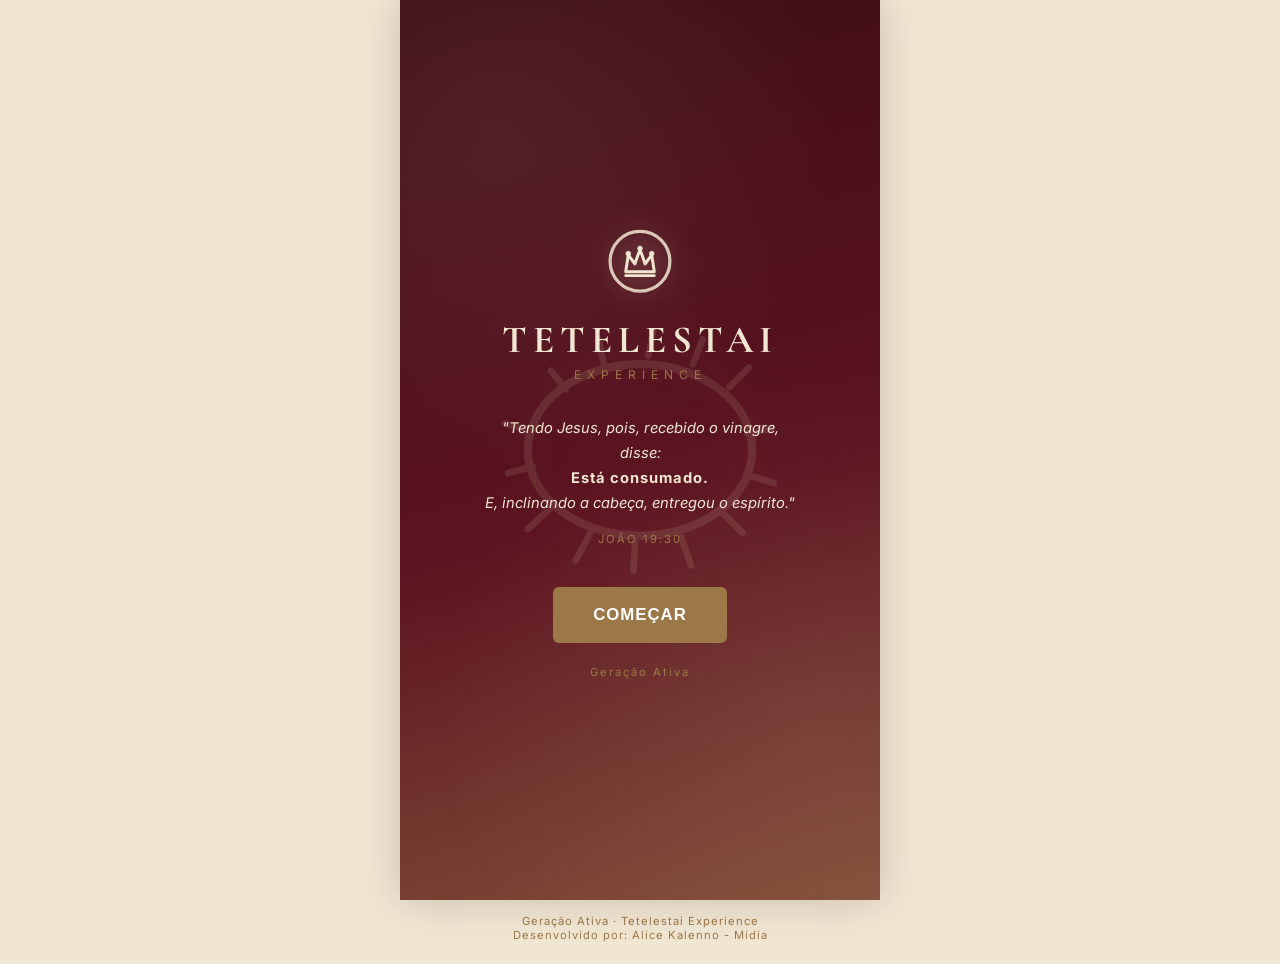
<file: index.html>
<!doctype html>
<html lang="pt-BR">
  <head>
    <meta charset="UTF-8" />
    <meta
      name="viewport"
      content="width=device-width, initial-scale=1.0, maximum-scale=1.0"
    />
    <title>Tetelestai Experience</title>
    <link rel="manifest" href="manifest.json" />
    <link rel="preconnect" href="https://fonts.googleapis.com" />
    <link rel="preconnect" href="https://fonts.gstatic.com" crossorigin />
    <link
      href="https://fonts.googleapis.com/css2?family=Cormorant+Garamond:wght@500;600;700&family=Inter:wght@400;500;600;700&display=swap"
      rel="stylesheet"
    />
    <style>
      :root {
        --vinho: #5c1320;
        --vinho-escuro: #3d0d16;
        --bege: #f1e6d2;
        --bege-escuro: #dcc9a3;
        --branco: #ffffff;
        --marrom-claro: #9c7748;
        --marrom-medio: #7c5a36;
        --marrom-texto: #6b4a2e;
        --pedra-1: #8a7763;
        --pedra-2: #6f6052;
        --pedra-3: #564a3f;
        --argamassa: #2a211b;
        --sombra: rgba(0, 0, 0, 0.18);
        font-size: 16px;
      }

      * {
        box-sizing: border-box;
        margin: 0;
        padding: 0;
      }

      body {
        font-family: "Inter", Arial, sans-serif;
        background: var(--bege);
        color: var(--vinho-escuro);
        min-height: 100vh;
      }

      .icon-sprite {
        width: 0;
        height: 0;
        position: absolute;
        overflow: hidden;
      }

      .app {
        max-width: 480px;
        margin: 0 auto;
        min-height: 100vh;
        background: var(--branco);
        box-shadow: 0 0 40px var(--sombra);
        display: flex;
        flex-direction: column;
        position: relative;
        overflow: hidden;
      }

      /* HEADER */
      .topbar {
        background: var(--vinho);
        padding: 14px 20px;
        display: flex;
        align-items: center;
        gap: 12px;
      }
      .logo-mark {
        width: 34px;
        height: 34px;
        color: var(--bege);
        flex-shrink: 0;
      }
      .brand-block {
        display: flex;
        flex-direction: column;
        line-height: 1.1;
      }
      .brand {
        font-family: "Cormorant Garamond", Georgia, serif;
        color: var(--bege);
        letter-spacing: 3px;
        font-weight: 600;
        font-size: 1.05rem;
      }
      .brand-sub {
        color: var(--marrom-claro);
        font-size: 0.62rem;
        letter-spacing: 1.5px;
        text-transform: uppercase;
      }

      .app-footer {
        text-align: center;
        font-size: 0.7rem;
        letter-spacing: 1px;
        color: var(--marrom-claro);
        padding: 14px 0 22px;
        max-width: 480px;
        margin: 0 auto;
        width: 100%;
      }

      footer a {
        text-decoration: none;
        color: var(--marrom-claro);
      }

      footer a:hover {
        opacity: 0.8;
      }

      /* SCREENS */
      .screen {
        display: none;
        flex: 1;
        flex-direction: column;
        align-items: center;
        text-align: center;
        padding: 40px 24px 50px;
        animation: fadeIn 0.4s ease;
      }
      .screen.active {
        display: flex;
      }

      @keyframes fadeIn {
        from {
          opacity: 0;
          transform: translateY(8px);
        }
        to {
          opacity: 1;
          transform: translateY(0);
        }
      }

      .icon-hero {
        width: 42px;
        height: 42px;
        color: var(--marrom-claro);
        margin-bottom: 14px;
      }
      .icon-hero.glow {
        filter: drop-shadow(0 0 10px rgba(156, 119, 72, 0.6));
      }

      .title {
        font-family: "Cormorant Garamond", Georgia, serif;
        color: var(--vinho);
        font-size: 1.65rem;
        font-weight: 700;
        line-height: 1.3;
        letter-spacing: 0.5px;
        margin-bottom: 14px;
      }

      .subtitle {
        color: var(--marrom-texto);
        font-size: 0.95rem;
        line-height: 1.5;
        margin-bottom: 26px;
      }

      /* MUROS GRID */
      .muros-grid {
        display: grid;
        grid-template-columns: 1fr 1fr;
        gap: 12px;
        width: 100%;
        margin-bottom: 24px;
      }

      .muro-card {
        background: var(--bege);
        border: 1px solid var(--bege-escuro);
        border-radius: 10px;
        padding: 18px 10px;
        color: var(--vinho);
        display: flex;
        flex-direction: column;
        align-items: center;
        gap: 8px;
        cursor: pointer;
        transition:
          transform 0.15s,
          background 0.15s,
          color 0.15s;
      }
      .muro-icon {
        width: 26px;
        height: 26px;
        color: currentColor;
      }
      .muro-card span {
        font-size: 0.78rem;
        font-weight: 600;
        letter-spacing: 0.3px;
      }
      .muro-card:hover {
        background: var(--marrom-claro);
        color: var(--branco);
        transform: translateY(-2px);
      }

      .hint {
        color: var(--marrom-claro);
        font-size: 0.8rem;
        margin-top: 18px;
      }
      .pulse {
        animation: pulse 1.6s infinite;
      }
      @keyframes pulse {
        0%,
        100% {
          opacity: 0.6;
        }
        50% {
          opacity: 1;
        }
      }

      .modules-row {
        display: flex;
        flex-wrap: wrap;
        gap: 8px;
        justify-content: center;
        margin-top: auto;
        padding-top: 24px;
      }
      .module-chip {
        display: inline-flex;
        align-items: center;
        gap: 6px;
        background: var(--bege);
        border: 1px solid var(--bege-escuro);
        color: var(--vinho);
        font-size: 0.72rem;
        font-weight: 600;
        text-decoration: none;
        padding: 8px 12px;
        border-radius: 20px;
        transition:
          background 0.15s,
          color 0.15s;
      }
      .module-chip:hover {
        background: var(--marrom-claro);
        color: var(--branco);
      }
      .module-chip .inline-icon {
        width: 15px;
        height: 15px;
      }

      .link-estudos {
        margin-top: 14px;
        padding-top: 18px;
        display: inline-flex;
        align-items: center;
        gap: 6px;
        color: var(--vinho);
        font-size: 0.85rem;
        font-weight: 600;
        text-decoration: none;
        border-top: 1px solid var(--bege-escuro);
        width: 100%;
        justify-content: center;
      }

      .inline-icon {
        width: 18px;
        height: 18px;
        flex-shrink: 0;
        color: var(--marrom-claro);
      }

      /* MURO DE PEDRA */
      .wall-visual {
        width: 230px;
        height: 230px;
        margin: 10px 0 20px;
        cursor: pointer;
        position: relative;
        border-radius: 4px;
        box-shadow: 0 10px 24px var(--sombra);
      }

      .wall-bricks {
        position: absolute;
        inset: 0;
        display: grid;
        grid-template-columns: repeat(4, 1fr);
        grid-template-rows: repeat(5, 1fr);
        gap: 3px;
        border-radius: 4px;
        overflow: hidden;
      }

      .brick {
        position: relative;
        background:
          radial-gradient(
            120% 140% at 20% 15%,
            rgba(255, 255, 255, 0.1),
            transparent 55%
          ),
          linear-gradient(
            155deg,
            var(--pedra-1),
            var(--pedra-2) 55%,
            var(--pedra-3)
          );
        box-shadow: inset 0 0 6px rgba(0, 0, 0, 0.35);
        transition:
          transform 0.5s ease,
          opacity 0.5s ease;
      }
      .brick::after {
        content: "";
        position: absolute;
        inset: 0;
        background-image:
          radial-gradient(
            circle at 30% 30%,
            rgba(0, 0, 0, 0.12) 0,
            transparent 35%
          ),
          radial-gradient(
            circle at 70% 65%,
            rgba(0, 0, 0, 0.1) 0,
            transparent 30%
          );
      }
      .brick.shift-a {
        filter: brightness(1.08);
      }
      .brick.shift-b {
        filter: brightness(0.92);
      }
      .brick.shift-c {
        filter: brightness(1);
      }

      .crack-overlay {
        position: absolute;
        inset: 0;
        width: 100%;
        height: 100%;
        pointer-events: none;
      }
      .crack {
        fill: none;
        stroke: var(--argamassa);
        stroke-width: 2.4;
        stroke-linecap: round;
        stroke-linejoin: round;
        opacity: 0;
        filter: drop-shadow(0 0 1px rgba(0, 0, 0, 0.6));
        transition: opacity 0.35s ease;
      }
      .crack-1.show,
      .crack-2.show,
      .crack-3.show {
        opacity: 0.9;
      }

      #wall-label {
        position: absolute;
        inset: 0;
        display: flex;
        align-items: center;
        justify-content: center;
        color: var(--bege);
        font-family: "Cormorant Garamond", Georgia, serif;
        font-weight: 700;
        font-size: 1.3rem;
        letter-spacing: 2px;
        text-shadow: 0 2px 6px rgba(0, 0, 0, 0.6);
        pointer-events: none;
      }

      .wall-visual.shaking .wall-bricks {
        animation: shake 0.35s;
      }
      @keyframes shake {
        0%,
        100% {
          transform: translateX(0);
        }
        25% {
          transform: translateX(-5px) rotate(-0.5deg);
        }
        75% {
          transform: translateX(5px) rotate(0.5deg);
        }
      }

      /* TETELESTAI */
      .scene-sky {
        width: 100%;
        height: 150px;
        background: linear-gradient(180deg, var(--marrom-claro), var(--bege));
        border-radius: 8px;
        margin-bottom: 24px;
        position: relative;
        display: flex;
        align-items: flex-end;
        justify-content: center;
        padding-bottom: 14px;
      }
      .scene-cross {
        width: 46px;
        height: 46px;
        color: var(--vinho-escuro);
      }

      .tetelestai-mark {
        font-family: "Cormorant Garamond", Georgia, serif;
        color: var(--vinho);
        font-weight: 700;
        font-size: 1.5rem;
        letter-spacing: 2px;
        margin: 16px 0 30px;
        line-height: 1.6;
      }
      .tetelestai-mark span {
        display: block;
        font-size: 0.85rem;
        font-family: "Inter", Arial, sans-serif;
        font-weight: 600;
        color: var(--marrom-texto);
        letter-spacing: 1px;
      }

      .btn-primary {
        background: var(--marrom-claro);
        color: var(--branco);
        border: none;
        padding: 14px 32px;
        border-radius: 6px;
        font-weight: 700;
        letter-spacing: 1px;
        font-size: 0.9rem;
        cursor: pointer;
        margin-top: 8px;
        transition: background 0.15s;
      }
      .btn-primary:hover {
        background: var(--vinho);
      }
      .btn-primary.big {
        padding: 18px 40px;
        font-size: 1.05rem;
      }

      .btn-secondary {
        background: transparent;
        color: var(--vinho);
        border: 1px solid var(--marrom-claro);
        padding: 12px 28px;
        border-radius: 6px;
        font-weight: 600;
        margin-top: 24px;
        cursor: pointer;
        display: inline-flex;
        align-items: center;
        gap: 8px;
        text-decoration: none;
      }
      .btn-secondary .inline-icon {
        color: var(--vinho);
      }

      .meaning-list {
        list-style: none;
        width: 100%;
        text-align: left;
        margin-bottom: 24px;
      }
      .meaning-list li {
        display: flex;
        align-items: center;
        gap: 14px;
        padding: 12px 14px;
        background: var(--bege);
        border-radius: 8px;
        margin-bottom: 8px;
        font-size: 0.9rem;
        color: var(--vinho-escuro);
      }
      .meaning-list .inline-icon {
        width: 22px;
        height: 22px;
      }

      .verse {
        color: var(--marrom-texto);
        font-style: italic;
        font-size: 0.9rem;
        line-height: 1.5;
        margin-bottom: 26px;
      }
      .verse strong {
        display: block;
        font-style: normal;
        color: var(--vinho);
        margin-top: 6px;
        letter-spacing: 1px;
      }

      #mural-input {
        width: 100%;
        min-height: 70px;
        border: 1px solid var(--bege-escuro);
        border-radius: 8px;
        background: var(--bege);
        padding: 12px;
        font-family: "Inter", Arial, sans-serif;
        font-size: 0.9rem;
        resize: none;
        margin-bottom: 12px;
        color: var(--vinho-escuro);
      }

      .mural-wall {
        width: 100%;
        margin-top: 36px;
        padding-top: 24px;
        border-top: 1px solid var(--bege-escuro);
      }
      .mural-wall h3 {
        font-family: "Cormorant Garamond", Georgia, serif;
        color: var(--vinho);
        margin-bottom: 4px;
        font-size: 1.2rem;
      }

      .mural-cloud {
        display: flex;
        flex-wrap: wrap;
        gap: 10px;
        justify-content: center;
        margin-top: 16px;
        min-height: 40px;
      }
      .mural-cloud span {
        color: var(--marrom-claro);
        font-weight: 600;
      }
      .mural-cloud span:nth-child(odd) {
        color: var(--vinho);
        font-size: 1.05em;
      }
      .mural-cloud .empty {
        color: var(--marrom-texto);
        font-size: 0.85rem;
        font-style: italic;
      }

      @media (max-width: 380px) {
        .title {
          font-size: 1.4rem;
        }
        .wall-visual {
          width: 190px;
          height: 190px;
        }
      }

      /* TELAS DE MÓDULO (genérico) */
      .module-screen {
        padding-top: 36px;
      }

      /* arquivo: ESTUDOS */
      .estudos-list {
        width: 100%;
        display: flex;
        flex-direction: column;
        gap: 10px;
        margin-bottom: 8px;
      }
      .estudo-card {
        display: flex;
        align-items: center;
        justify-content: space-between;
        gap: 12px;
        background: var(--bege);
        border: 1px solid var(--bege-escuro);
        border-radius: 10px;
        padding: 14px 16px;
        text-decoration: none;
        transition: background 0.15s;
      }
      .estudo-card:hover {
        background: var(--bege-escuro);
      }
      .estudo-info {
        display: flex;
        flex-direction: column;
        gap: 3px;
        text-align: left;
      }
      .estudo-numero {
        font-size: 0.68rem;
        letter-spacing: 1.5px;
        color: var(--marrom-claro);
        font-weight: 700;
      }
      .estudo-titulo {
        font-size: 0.88rem;
        color: var(--vinho-escuro);
        font-weight: 600;
      }
      .estudo-card .inline-icon {
        flex-shrink: 0;
      }

      /* arquivo: TROQUE A MENTIRA */
      .lies-list {
        width: 100%;
        display: flex;
        flex-direction: column;
        gap: 12px;
        margin-bottom: 8px;
        perspective: 800px;
      }
      .lie-card {
        background: none;
        border: none;
        padding: 0;
        cursor: pointer;
        height: 64px;
      }
      .lie-card-inner {
        position: relative;
        width: 100%;
        height: 100%;
        transition: transform 0.5s;
        transform-style: preserve-3d;
      }
      .lie-card.flipped .lie-card-inner {
        transform: rotateX(180deg);
      }
      .lie-face {
        position: absolute;
        inset: 0;
        border-radius: 14px;
        display: flex;
        align-items: center;
        justify-content: center;
        gap: 8px;
        backface-visibility: hidden;
        font-weight: 600;
        font-size: 0.88rem;
        padding: 0 18px;
        text-align: center;
      }
      .lie-front {
        background: #6e2430;
        color: var(--bege);
        border: 1px solid #8a3340;
      }
      .lie-front .inline-icon {
        color: var(--bege);
        opacity: 0.7;
        width: 16px;
        height: 16px;
      }
      .lie-back {
        background: var(--marrom-claro);
        color: var(--branco);
        transform: rotateX(180deg);
      }

      /* O PESO */
      .peso-scene {
        position: relative;
        width: 100%;
        height: 300px;
        margin-bottom: 6px;
      }
      .pesos-area {
        position: absolute;
        inset: 0;
        z-index: 2;
      }
      .peso-item {
        position: absolute;
        background: linear-gradient(155deg, var(--pedra-1), var(--pedra-3));
        color: var(--bege);
        border: none;
        border-radius: 8px;
        padding: 10px 14px;
        font-weight: 700;
        font-size: 0.76rem;
        cursor: pointer;
        box-shadow:
          inset 0 0 6px rgba(0, 0, 0, 0.3),
          0 4px 8px var(--sombra);
        transition:
          transform 0.55s cubic-bezier(0.55, 0, 0.85, 0.35),
          opacity 0.5s ease;
      }
      .peso-item.entregue {
        pointer-events: none;
      }

      .bag-wrap {
        position: absolute;
        bottom: 0;
        left: 50%;
        transform: translateX(-50%);
        width: 170px;
        z-index: 1;
      }
      .bag-svg {
        width: 100%;
        display: block;
      }
      .bag-svg.bounce {
        animation: bagBounce 0.4s ease;
      }
      @keyframes bagBounce {
        0% {
          transform: scale(1);
        }
        40% {
          transform: scale(1.06, 0.94) translateY(3px);
        }
        100% {
          transform: scale(1);
        }
      }
      .bag-opening {
        position: absolute;
        top: 4%;
        left: 50%;
        width: 2px;
        height: 2px;
      }

      /* Notificação */
      .overlay {
        position: fixed;
        inset: 0;
        background: rgba(61, 13, 22, 0.55);
        display: flex;
        align-items: center;
        justify-content: center;
        padding: 24px;
        opacity: 0;
        pointer-events: none;
        transition: opacity 0.3s ease;
        z-index: 50;
      }
      .overlay.show {
        opacity: 1;
        pointer-events: auto;
      }
      .overlay-card {
        background: var(--branco);
        border-radius: 14px;
        padding: 32px 26px;
        max-width: 320px;
        text-align: center;
        box-shadow: 0 16px 40px rgba(0, 0, 0, 0.3);
        transform: translateY(10px) scale(0.96);
        transition: transform 0.3s ease;
      }
      .overlay.show .overlay-card {
        transform: translateY(0) scale(1);
      }
      .overlay-icon {
        width: 46px;
        height: 46px;
        color: var(--marrom-claro);
        margin-bottom: 12px;
      }
      .overlay-card h3 {
        font-family: "Cormorant Garamond", Georgia, serif;
        color: var(--vinho);
        font-size: 1.4rem;
        margin-bottom: 10px;
      }
      .overlay-card p {
        color: var(--marrom-texto);
        font-size: 0.88rem;
        line-height: 1.5;
        margin-bottom: 20px;
      }

      /* A CONTA PAGA */
      .receipt {
        width: 100%;
        background: var(--bege);
        border: 1px dashed var(--bege-escuro);
        border-radius: 4px;
        padding: 22px 18px;
        margin-bottom: 24px;
        position: relative;
        overflow: hidden;
        font-family: "Inter", monospace;
        box-shadow: 0 10px 26px var(--sombra);
        clip-path: polygon(
          0% 2%,
          4% 0%,
          8% 2%,
          12% 0%,
          16% 2%,
          20% 0%,
          24% 2%,
          28% 0%,
          32% 2%,
          36% 0%,
          40% 2%,
          44% 0%,
          48% 2%,
          52% 0%,
          56% 2%,
          60% 0%,
          64% 2%,
          68% 0%,
          72% 2%,
          76% 0%,
          80% 2%,
          84% 0%,
          88% 2%,
          92% 0%,
          96% 2%,
          100% 0%,
          100% 98%,
          96% 100%,
          92% 98%,
          88% 100%,
          84% 98%,
          80% 100%,
          76% 98%,
          72% 100%,
          68% 98%,
          64% 100%,
          60% 98%,
          56% 100%,
          52% 98%,
          48% 100%,
          44% 98%,
          40% 100%,
          36% 98%,
          32% 100%,
          28% 98%,
          24% 100%,
          20% 98%,
          16% 100%,
          12% 98%,
          8% 100%,
          4% 98%,
          0% 100%
        );
      }
      .receipt-watermark {
        position: absolute;
        top: 48%;
        left: 50%;
        transform: translate(-50%, -50%) rotate(-22deg);
        font-family: "Cormorant Garamond", Georgia, serif;
        font-weight: 700;
        font-size: 1.9rem;
        letter-spacing: 3px;
        color: var(--vinho);
        opacity: 0;
        white-space: nowrap;
        transition: opacity 0.6s ease;
        pointer-events: none;
      }
      .receipt-watermark.show {
        opacity: 0.12;
      }
      .receipt-head {
        text-align: center;
        font-weight: 700;
        letter-spacing: 2px;
        color: var(--vinho);
        margin-bottom: 14px;
        border-bottom: 1px dashed var(--bege-escuro);
        padding-bottom: 10px;
        position: relative;
      }
      .receipt-list {
        list-style: none;
        position: relative;
      }
      .receipt-list li {
        display: flex;
        justify-content: space-between;
        padding: 6px 0;
        font-size: 0.85rem;
        color: var(--vinho-escuro);
      }
      .stamp-mini {
        font-weight: 700;
        color: #8a3340;
        transition: color 0.2s;
      }
      .receipt-list li.paid .stamp-mini {
        color: var(--marrom-claro);
      }
      .receipt-total {
        display: flex;
        justify-content: space-between;
        margin-top: 12px;
        padding-top: 10px;
        border-top: 1px dashed var(--bege-escuro);
        font-weight: 700;
        color: var(--vinho);
        position: relative;
      }
      .receipt-stamp {
        position: absolute;
        top: 34%;
        right: 14px;
        display: flex;
        align-items: center;
        gap: 4px;
        border: 3px double #8a3340;
        color: #8a3340;
        font-weight: 700;
        letter-spacing: 2px;
        padding: 6px 12px;
        border-radius: 8px;
        font-size: 0.95rem;
        transform: rotate(-18deg) scale(0);
        opacity: 0;
        transition:
          transform 0.45s cubic-bezier(0.34, 1.56, 0.64, 1),
          opacity 0.3s ease;
      }
      .receipt-stamp .inline-icon {
        width: 16px;
        height: 16px;
        color: #8a3340;
      }
      .receipt-stamp.show {
        transform: rotate(-18deg) scale(1);
        opacity: 0.92;
      }
      .receipt.shine {
        animation: shineSweep 1s ease;
      }
      @keyframes shineSweep {
        0% {
          box-shadow: 0 10px 26px var(--sombra);
        }
        50% {
          box-shadow:
            0 10px 26px var(--sombra),
            0 0 28px rgba(156, 119, 72, 0.55);
        }
        100% {
          box-shadow: 0 10px 26px var(--sombra);
        }
      }

      .verse-spaced {
        margin-top: 26px;
      }

      /* TELA DE ABERTURA */
      .app.intro-active .topbar {
        display: none;
      }

      .intro-screen {
        background: linear-gradient(
          165deg,
          var(--vinho-escuro) 0%,
          var(--vinho) 55%,
          var(--marrom-claro) 130%
        );
        justify-content: center;
        min-height: 100vh;
        padding: 40px 28px;
        position: relative;
        overflow: hidden;
      }
      .intro-screen::before {
        content: "";
        position: absolute;
        inset: 0;
        background:
          radial-gradient(
            circle at 20% 15%,
            rgba(241, 230, 210, 0.08),
            transparent 40%
          ),
          radial-gradient(
            circle at 85% 80%,
            rgba(241, 230, 210, 0.06),
            transparent 45%
          );
        pointer-events: none;
      }

      .intro-content {
        display: flex;
        flex-direction: column;
        align-items: center;
        text-align: center;
        position: relative;
        z-index: 1;
      }

      .intro-bg {
        position: absolute;
        inset: 0;
        overflow: hidden;
        pointer-events: none;
      }

      .intro-watermark {
        position: absolute;

        top: 50%;
        left: 50%;

        width: 330px;
        height: 330px;

        transform: translate(-50%, -50%);

        color: #e7d7b6;

        opacity: 0.12;

        filter: drop-shadow(0 0 20px rgba(255, 230, 180, 0.25));

        animation:
          girarCoroa 40s linear infinite,
          respirarCoroa 5s ease-in-out infinite;
      }

      .intro-logo {
        width: 78px;
        height: 78px;
        color: var(--bege);
        opacity: 0;
        transform: scale(0.85);
        animation: introFadeScale 1s ease forwards;
        filter: drop-shadow(0 0 14px rgba(241, 230, 210, 0.35));
        margin-bottom: 18px;
      }

      .intro-title {
        font-family: "Cormorant Garamond", Georgia, serif;
        color: var(--bege);
        font-size: 2.4rem;
        font-weight: 700;
        letter-spacing: 6px;
        opacity: 0;
        animation: introFadeUp 0.9s ease forwards;
        animation-delay: 0.5s;
      }

      .intro-sub {
        color: var(--marrom-claro);
        font-size: 0.75rem;
        letter-spacing: 6px;
        margin-top: 4px;
        margin-bottom: 34px;
        opacity: 0;
        animation: introFadeUp 0.9s ease forwards;
        animation-delay: 0.8s;
      }

      .intro-verse {
        color: var(--bege);
        font-size: 0.92rem;
        line-height: 1.7;
        font-style: italic;
        max-width: 320px;
        opacity: 0;
        animation: introFadeUp 0.9s ease forwards;
        animation-delay: 1.2s;
      }
      .intro-verse strong {
        font-style: normal;
        font-weight: 700;
        color: var(--bege);
        letter-spacing: 1px;
      }
      .intro-verse span {
        display: block;
        margin-top: 14px;
        font-style: normal;
        font-size: 0.7rem;
        letter-spacing: 2px;
        color: var(--marrom-claro);
      }

      .intro-btn {
        margin-top: 38px;
        opacity: 0;
        animation: introFadeUp 0.9s ease forwards;
        animation-delay: 1.9s;
      }

      .intro-footer {
        margin-top: 22px;
        color: var(--marrom-claro);
        font-size: 0.7rem;
        letter-spacing: 2px;
        opacity: 0;
        animation: introFadeUp 0.9s ease forwards;
        animation-delay: 2.2s;
      }

      @keyframes introFadeScale {
        to {
          opacity: 1;
          transform: scale(1);
        }
      }
      @keyframes introFadeUp {
        from {
          opacity: 0;
          transform: translateY(10px);
        }
        to {
          opacity: 1;
          transform: translateY(0);
        }
      }

      @keyframes crownRotate {
        from {
          transform: translate(-50%, -50%) rotate(0deg);
        }

        to {
          transform: translate(-50%, -50%) rotate(360deg);
        }
      }

      @keyframes crownGlow {
        0%,
        100% {
          opacity: 0.1;
          filter: drop-shadow(0 0 12px rgba(255, 230, 180, 0.15));
        }

        50% {
          opacity: 0.22;
          filter: drop-shadow(0 0 24px rgba(255, 230, 180, 0.35));
        }
      }
    </style>
  </head>
  <body>
    <!-- SPRITE DE ÍCONES -->
    <svg class="icon-sprite" aria-hidden="true">
      <defs>
        <!-- Logo: coroa dentro do círculo de tinta (Geração Ativa) -->
        <symbol id="icon-logo" viewBox="0 0 120 120">
          <circle
            cx="60"
            cy="62"
            r="46"
            fill="none"
            stroke="currentColor"
            stroke-width="5"
            stroke-linecap="round"
            opacity="0.85"
          />
          <path
            d="M38 78 L42 52 L52 66 L60 44 L68 66 L78 52 L82 78 Z"
            fill="none"
            stroke="currentColor"
            stroke-width="4.5"
            stroke-linejoin="round"
            stroke-linecap="round"
          />
          <line
            x1="38"
            y1="84"
            x2="82"
            y2="84"
            stroke="currentColor"
            stroke-width="4.5"
            stroke-linecap="round"
          />
          <circle cx="42" cy="50" r="4" fill="currentColor" />
          <circle cx="60" cy="42" r="4" fill="currentColor" />
          <circle cx="78" cy="50" r="4" fill="currentColor" />
        </symbol>

        <!-- Cruz simples -->
        <symbol id="icon-coroa-espinhos" viewBox="0 0 200 200">
          <!-- aro -->
          <ellipse
            cx="100"
            cy="100"
            rx="68"
            ry="52"
            fill="none"
            stroke="currentColor"
            stroke-width="5"
          />

          <!-- espinhos -->
          <svg class="intro-watermark">
            <use href="#icon-coroa-espinhos" />
          </svg>
          <g stroke="currentColor" stroke-width="4" stroke-linecap="round">
            <line x1="55" y1="63" x2="46" y2="52" />
            <line x1="78" y1="48" x2="75" y2="33" />
            <line x1="105" y1="43" x2="108" y2="28" />
            <line x1="132" y1="48" x2="138" y2="33" />
            <line x1="154" y1="62" x2="166" y2="50" />

            <line x1="165" y1="90" x2="180" y2="87" />
            <line x1="165" y1="115" x2="181" y2="120" />

            <line x1="150" y1="138" x2="162" y2="150" />
            <line x1="125" y1="153" x2="131" y2="170" />
            <line x1="97" y1="156" x2="96" y2="173" />
            <line x1="70" y1="150" x2="61" y2="167" />
            <line x1="46" y1="135" x2="32" y2="148" />

            <line x1="35" y1="110" x2="20" y2="114" />
            <line x1="35" y1="88" x2="18" y2="84" />
          </g>
        </symbol>

        <!-- Culpa: peso/âncora -->
        <symbol id="icon-culpa" viewBox="0 0 24 24">
          <circle
            cx="12"
            cy="5"
            r="2.2"
            fill="none"
            stroke="currentColor"
            stroke-width="1.5"
          />
          <path
            d="M12 7.2 V17 M7 12 H17 M8.5 17 a3.5 3.5 0 0 0 7 0"
            fill="none"
            stroke="currentColor"
            stroke-width="1.5"
            stroke-linecap="round"
          />
        </symbol>

        <!-- Vergonha: rosto encoberto pelas mãos -->
        <symbol id="icon-vergonha" viewBox="0 0 24 24">
          <circle
            cx="12"
            cy="11"
            r="6"
            fill="none"
            stroke="currentColor"
            stroke-width="1.5"
          />
          <path
            d="M7 10 C8 7 10 6.5 12 8 M17 10 C16 7 14 6.5 12 8"
            fill="none"
            stroke="currentColor"
            stroke-width="1.5"
            stroke-linecap="round"
          />
          <path
            d="M5 19 C7 16 9 15 12 15 C15 15 17 16 19 19"
            fill="none"
            stroke="currentColor"
            stroke-width="1.5"
            stroke-linecap="round"
          />
        </symbol>

        <!-- Medo: figura encolhida / olhos arregalados -->
        <symbol id="icon-medo" viewBox="0 0 24 24">
          <circle
            cx="12"
            cy="12"
            r="7.5"
            fill="none"
            stroke="currentColor"
            stroke-width="1.5"
          />
          <circle cx="9" cy="11" r="1.1" fill="currentColor" />
          <circle cx="15" cy="11" r="1.1" fill="currentColor" />
          <path
            d="M9 16 Q12 14 15 16"
            fill="none"
            stroke="currentColor"
            stroke-width="1.5"
            stroke-linecap="round"
          />
        </symbol>

        <!-- Ansiedade: espiral -->
        <symbol id="icon-ansiedade" viewBox="0 0 24 24">
          <path
            d="M12 17c-2.8 0-5-2.2-5-5s2.2-5 5-5 4 1.8 4 4-1.6 3.5-3.5 3.5S9 13 9 11.2"
            fill="none"
            stroke="currentColor"
            stroke-width="1.5"
            stroke-linecap="round"
          />
        </symbol>

        <!-- Comparação: balança -->
        <symbol id="icon-comparacao" viewBox="0 0 24 24">
          <path
            d="M12 3 V19 M5 21 H19"
            fill="none"
            stroke="currentColor"
            stroke-width="1.5"
            stroke-linecap="round"
          />
          <path
            d="M4 8 H10 M4 8 L2.5 12 a3.5 2 0 0 0 7 0 Z"
            fill="none"
            stroke="currentColor"
            stroke-width="1.4"
            stroke-linecap="round"
            stroke-linejoin="round"
          />
          <path
            d="M14 8 H20 M14 8 L12.5 12 a3.5 2 0 0 0 7 0 Z"
            fill="none"
            stroke="currentColor"
            stroke-width="1.4"
            stroke-linecap="round"
            stroke-linejoin="round"
          />
          <path
            d="M12 3 L7 6 M12 3 L17 6"
            fill="none"
            stroke="currentColor"
            stroke-width="1.4"
            stroke-linecap="round"
          />
        </symbol>

        <!-- Rejeição: coração partido -->
        <symbol id="icon-rejeicao" viewBox="0 0 24 24">
          <path
            d="M12 20 C6 16 3 12.5 3 9 a4.5 4.5 0 0 1 8-2.8 L12 7 M12 20 C18 16 21 12.5 21 9 a4.5 4.5 0 0 0-8-2.8 L12 7"
            fill="none"
            stroke="currentColor"
            stroke-width="1.5"
            stroke-linecap="round"
            stroke-linejoin="round"
          />
          <path
            d="M12 7 L10.5 11 L13 12.5 L11 17"
            fill="none"
            stroke="currentColor"
            stroke-width="1.3"
            stroke-linecap="round"
            stroke-linejoin="round"
          />
        </symbol>

        <!-- Vício: elo de corrente -->
        <symbol id="icon-vicio" viewBox="0 0 24 24">
          <rect
            x="3"
            y="8"
            width="8"
            height="11"
            rx="4"
            fill="none"
            stroke="currentColor"
            stroke-width="1.5"
            transform="rotate(-20 7 13.5)"
          />
          <rect
            x="13"
            y="5"
            width="8"
            height="11"
            rx="4"
            fill="none"
            stroke="currentColor"
            stroke-width="1.5"
            transform="rotate(-20 17 10.5)"
          />
        </symbol>

        <!-- Autossuficiência: escudo -->
        <symbol id="icon-autossuf" viewBox="0 0 24 24">
          <path
            d="M12 3 L19 6 V11 C19 16 16 19.5 12 21 C8 19.5 5 16 5 11 V6 Z"
            fill="none"
            stroke="currentColor"
            stroke-width="1.5"
            stroke-linejoin="round"
          />
          <path
            d="M9 11 L12 14 L16 9"
            fill="none"
            stroke="currentColor"
            stroke-width="1.4"
            stroke-linecap="round"
            stroke-linejoin="round"
            opacity="0.55"
          />
        </symbol>

        <!-- Mãos entregando -->
        <symbol id="icon-maos" viewBox="0 0 24 24">
          <path
            d="M3 14 C5 12 7 12 9 13.5 L12 15 M21 14 C19 12 17 12 15 13.5 L12 15"
            fill="none"
            stroke="currentColor"
            stroke-width="1.5"
            stroke-linecap="round"
          />
          <path
            d="M9 13.5 L11 11 M15 13.5 L13 11"
            fill="none"
            stroke="currentColor"
            stroke-width="1.5"
            stroke-linecap="round"
          />
        </symbol>

        <!-- Coração -->
        <symbol id="icon-coracao" viewBox="0 0 24 24">
          <path
            d="M12 20 C5 15.5 2 11.5 2 8 a4.5 4.5 0 0 1 8-2.8 L12 7 L14 5.2 a4.5 4.5 0 0 1 8 2.8 c0 3.5-3 7.5-10 12 Z"
            fill="none"
            stroke="currentColor"
            stroke-width="1.5"
            stroke-linejoin="round"
          />
        </symbol>

        <!-- Cadeia quebrada -->
        <symbol id="icon-quebrado" viewBox="0 0 24 24">
          <rect
            x="2"
            y="9"
            width="7"
            height="10"
            rx="3.5"
            fill="none"
            stroke="currentColor"
            stroke-width="1.4"
            transform="rotate(-15 5.5 14)"
          />
          <rect
            x="15"
            y="6"
            width="7"
            height="10"
            rx="3.5"
            fill="none"
            stroke="currentColor"
            stroke-width="1.4"
            transform="rotate(15 18.5 11)"
          />
          <path
            d="M10 11 L13 13"
            fill="none"
            stroke="currentColor"
            stroke-width="1.4"
            stroke-linecap="round"
          />
        </symbol>

        <!-- Pomba -->
        <symbol id="icon-pomba" viewBox="0 0 24 24">
          <path
            d="M3 13 C6 10 9 10 11 12 C12 8 16 6 21 7 C18 8 17 10 17 12 C17 16 13 19 8 18 C10 17 11 15.5 11 14 C8 15 5 15 3 13 Z"
            fill="none"
            stroke="currentColor"
            stroke-width="1.3"
            stroke-linejoin="round"
          />
        </symbol>

        <!-- Livro / estudos -->

        <symbol id="icon-livro" viewBox="0 0 24 24">
          <path
            d="M4 5 C7 4 9.5 4.3 12 6 V19 C9.5 17.3 7 17 4 18 Z M20 5 C17 4 14.5 4.3 12 6 V19 C14.5 17.3 17 17 20 18 Z"
            fill="none"
            stroke="currentColor"
            stroke-width="1.4"
            stroke-linejoin="round"
          />
        </symbol>

        <!-- Casa -->
        <symbol id="icon-casa" viewBox="0 0 24 24">
          <path
            d="M4 11 L12 4 L20 11 M6 10 V19 H18 V10"
            fill="none"
            stroke="currentColor"
            stroke-width="1.5"
            stroke-linejoin="round"
            stroke-linecap="round"
          />
        </symbol>

        <!-- Balão de fala -->
        <symbol id="icon-balao" viewBox="0 0 24 24">
          <path
            d="M4 5 H20 V15 H11 L7 19 V15 H4 Z"
            fill="none"
            stroke="currentColor"
            stroke-width="1.5"
            stroke-linejoin="round"
          />
        </symbol>

        <!-- Mochila -->
        <symbol id="icon-mochila" viewBox="0 0 24 24">
          <path
            d="M8 9 V6 a4 4 0 0 1 8 0 V9"
            fill="none"
            stroke="currentColor"
            stroke-width="1.5"
          />
          <path
            d="M6 9 H18 a2 2 0 0 1 2 2 V19 a2 2 0 0 1-2 2 H6 a2 2 0 0 1-2-2 V11 a2 2 0 0 1 2-2 Z"
            fill="none"
            stroke="currentColor"
            stroke-width="1.5"
            stroke-linejoin="round"
          />
          <path
            d="M9 13 H15 M9 17 H15"
            fill="none"
            stroke="currentColor"
            stroke-width="1.3"
            stroke-linecap="round"
          />
        </symbol>

        <!-- Recibo / dívida -->
        <symbol id="icon-recibo" viewBox="0 0 24 24">
          <path
            d="M6 2 H18 V22 L16 20 L14 22 L12 20 L10 22 L8 20 L6 22 Z"
            fill="none"
            stroke="currentColor"
            stroke-width="1.4"
            stroke-linejoin="round"
          />
          <path
            d="M9 7 H15 M9 11 H15 M9 15 H13"
            fill="none"
            stroke="currentColor"
            stroke-width="1.3"
            stroke-linecap="round"
          />
        </symbol>

        <!-- Selo de pago -->
        <symbol id="icon-selo" viewBox="0 0 24 24">
          <circle
            cx="12"
            cy="12"
            r="8"
            fill="none"
            stroke="currentColor"
            stroke-width="1.6"
          />
          <path
            d="M8.2 12.3 L11 15 L16 9"
            fill="none"
            stroke="currentColor"
            stroke-width="1.7"
            stroke-linecap="round"
            stroke-linejoin="round"
          />
        </symbol>

        <!-- Pedra/peso (mesmo desenho de Culpa, reaproveitado como peso genérico)
        -->

        <symbol id="icon-peso" viewBox="0 0 24 24">
          <path
            d="M9 4 H15 L17 9 H7 Z M5 9 H19 L21 20 H3 Z"
            fill="none"
            stroke="currentColor"
            stroke-width="1.4"
            stroke-linejoin="round"
          />
        </symbol>
      </defs>
    </svg>

    <div class="app">
      <!-- TELA DE ABERTURA -->
      <section id="screen-intro" class="screen active intro-screen">
        <div class="intro-bg">
          <svg class="intro-watermark">
            <use href="#icon-coroa-espinhos"></use>
          </svg>
        </div>
        <div class="intro-content">
          <svg class="intro-logo" id="intro-logo">
            <use href="#icon-logo" />
          </svg>
          <h1 class="intro-title" id="intro-title">TETELESTAI</h1>
          <p class="intro-sub" id="intro-sub">EXPERIENCE</p>

          <p class="intro-verse" id="intro-verse">
            "Tendo Jesus, pois, recebido o vinagre, disse:<br />
            <strong>Está consumado.</strong><br />
            E, inclinando a cabeça, entregou o espírito."
            <span>JOÃO 19:30</span>
          </p>

          <button
            id="btn-comecar"
            class="btn-primary big intro-btn"
            data-next="screen-home"
          >
            COMEÇAR
          </button>
          <p class="intro-footer">Geração Ativa</p>
        </div>
      </section>

      <!-- HEADER -->
      <header class="topbar">
        <svg class="logo-mark"><use href="#icon-logo" /></svg>
        <div class="brand-block">
          <span class="brand">TETELESTAI</span>
          <span class="brand-sub">Geração Ativa</span>
        </div>
      </header>

      <!-- Organização das telas do app -->
      <!-- TELA 1: HOME -->

      <section id="screen-home" class="screen">
        <svg class="icon-hero"><use href="#icon-cross" /></svg>
        <h1 class="title">QUAL MURO<br />VOCÊ QUER DERRUBAR<br />HOJE?</h1>
        <p class="subtitle">
          Todos nós enfrentamos batalhas.<br />Mas você não precisa vencê-las
          sozinho.
        </p>

        <div class="muros-grid">
          <button class="muro-card" data-muro="Culpa">
            <svg class="muro-icon"><use href="#icon-culpa" /></svg
            ><span>Culpa</span>
          </button>
          <button class="muro-card" data-muro="Vergonha">
            <svg class="muro-icon"><use href="#icon-vergonha" /></svg
            ><span>Vergonha</span>
          </button>
          <button class="muro-card" data-muro="Medo">
            <svg class="muro-icon"><use href="#icon-medo" /></svg
            ><span>Medo</span>
          </button>
          <button class="muro-card" data-muro="Ansiedade">
            <svg class="muro-icon"><use href="#icon-ansiedade" /></svg
            ><span>Ansiedade</span>
          </button>
          <button class="muro-card" data-muro="Comparação">
            <svg class="muro-icon"><use href="#icon-comparacao" /></svg
            ><span>Comparação</span>
          </button>
          <button class="muro-card" data-muro="Rejeição">
            <svg class="muro-icon"><use href="#icon-rejeicao" /></svg
            ><span>Rejeição</span>
          </button>
          <button class="muro-card" data-muro="Vício">
            <svg class="muro-icon"><use href="#icon-vicio" /></svg
            ><span>Vício</span>
          </button>
          <button class="muro-card" data-muro="Autossuficiência">
            <svg class="muro-icon"><use href="#icon-autossuf" /></svg
            ><span>Autossuficiência</span>
          </button>
        </div>

        <p class="hint">Escolha um muro acima</p>

        <div class="modules-row">
          <a href="troque-a-mentira.html" class="module-chip"
            ><svg class="inline-icon"><use href="#icon-balao" /></svg>Troque a
            Mentira</a
          >
          <a href="o-peso.html" class="module-chip"
            ><svg class="inline-icon"><use href="#icon-mochila" /></svg>O
            Peso</a
          >
          <a href="a-conta-paga.html" class="module-chip"
            ><svg class="inline-icon"><use href="#icon-recibo" /></svg>A Conta
            Paga</a
          >
        </div>

        <a href="estudos.html" class="link-estudos"
          ><svg class="inline-icon"><use href="#icon-livro" /></svg> Acessar
          materiais de estudo</a
        >
      </section>

      <!-- TELA 2: MURO -->

      <section id="screen-wall" class="screen">
        <h2 id="wall-title" class="title"></h2>
        <p class="subtitle">
          Esse muro parece inquebrável...<br />mas não é pra você derrubar.
        </p>

        <div id="wall-visual" class="wall-visual">
          <div class="wall-bricks" id="wall-bricks"></div>
          <svg
            class="crack-overlay"
            id="crack-overlay"
            viewBox="0 0 240 240"
            preserveAspectRatio="none"
          >
            <path class="crack crack-1" d="M120 0 L132 55 L108 95 L150 140" />
            <path class="crack crack-2" d="M0 130 L60 120 L75 160 L40 200" />
            <path
              class="crack crack-3"
              d="M240 90 L190 110 L210 150 L170 190 L185 240"
            />
          </svg>
          <span id="wall-label"></span>
        </div>

        <p class="hint pulse">Toque no muro</p>
      </section>

      <!-- TELA 3: TETELESTAI (pergunta) -->

      <section id="screen-question" class="screen">
        <h2 class="title">VOCÊ ESTÁ TENTANDO<br />VENCER SOZINHO?</h2>
        <p class="subtitle">
          Respire. Pare de tentar.<br />A vitória já foi conquistada.
        </p>

        <div class="scene-sky">
          <svg class="scene-cross"><use href="#icon-cross" /></svg>
        </div>

        <button id="btn-tetelestai" class="btn-primary big">TETELESTAI</button>
        <p class="hint">Toque para entender</p>
      </section>

      <!-- TELA 4: REVELAÇÃO -->

      <section id="screen-reveal" class="screen">
        <svg class="icon-hero glow"><use href="#icon-cross" /></svg>
        <h2 class="title">
          A VITÓRIA QUE VOCÊ<br />TENTAVA CONQUISTAR<br />JÁ FOI CONQUISTADA<br />POR
          CRISTO.
        </h2>
        <p class="tetelestai-mark">
          TETELESTAI<br /><span>ESTÁ CONSUMADO!</span>
        </p>
        <button class="btn-primary" data-next="screen-meaning">
          CONTINUAR
        </button>
      </section>

      <!-- TELA 5: SIGNIFICADO -->

      <section id="screen-meaning" class="screen">
        <h2 class="title">O QUE ISSO<br />SIGNIFICA?</h2>

        <ul class="meaning-list">
          <li>
            <svg class="inline-icon"><use href="#icon-maos" /></svg
            ><span>A dívida foi paga</span>
          </li>
          <li>
            <svg class="inline-icon"><use href="#icon-cross" /></svg
            ><span>O pecado foi perdoado</span>
          </li>
          <li>
            <svg class="inline-icon"><use href="#icon-quebrado" /></svg
            ><span>A separação foi quebrada</span>
          </li>
          <li>
            <svg class="inline-icon"><use href="#icon-coracao" /></svg
            ><span>Você é aceito e amado</span>
          </li>
          <li>
            <svg class="inline-icon"><use href="#icon-pomba" /></svg
            ><span>Você pode descansar</span>
          </li>
        </ul>

        <p class="verse">
          Portanto, agora já não há condenação para os que estão em Cristo
          Jesus.<br /><strong>ROMANOS 8:1</strong>
        </p>

        <button class="btn-primary" data-next="screen-mural">CONTINUAR</button>
      </section>

      <!-- TELA 6: MURAL DA CRUZ -->

      <section id="screen-mural" class="screen">
        <h2 class="title">
          O QUE VOCÊ PRECISA<br />ENTREGAR AOS PÉS<br />DA CRUZ?
        </h2>
        <p class="subtitle">Escreva anonimamente</p>

        <textarea
          id="mural-input"
          placeholder="Digite aqui..."
          maxlength="60"
        ></textarea>
        <button id="btn-entregar" class="btn-primary">ENTREGAR</button>
        <p class="hint">Sua mensagem aparecerá no mural sem identificação.</p>

        <div class="mural-wall">
          <h3>Mural da Cruz</h3>
          <p class="hint">
            Veja abaixo o que outras pessoas entregaram aos pés da cruz.
          </p>
          <div id="mural-cloud" class="mural-cloud"></div>
        </div>

        <button class="btn-secondary" data-next="screen-home">
          <svg class="inline-icon"><use href="#icon-casa" /></svg> Voltar ao
          início
        </button>
      </section>
    </div>

    <footer class="app-footer">
      Geração Ativa &middot; Tetelestai Experience<br />
      <a
        href="https://portifolio-as.vercel.app/"
        target="_blank"
        rel="noopener noreferrer"
      >
        Desenvolvido por: Alice Kalenno - Mídia
      </a>
    </footer>

    <script>
      <!-- Navegação entre as telas -->

      function goTo(screenId) {
        document
          .querySelectorAll(".screen")
          .forEach((s) => s.classList.remove("active"));
        document.getElementById(screenId).classList.add("active");
        document
          .querySelector(".app")
          .classList.toggle("intro-active", screenId === "screen-intro");
        window.scrollTo(0, 0);
      }

      //Botões com data-next (continuar / voltar)

      document.querySelectorAll("[data-next]").forEach((btn) => {
        btn.addEventListener("click", () => goTo(btn.dataset.next));
      });

      //Estado inicial: header escondido enquanto a intro está ativa
      document.querySelector(".app").classList.add("intro-active");

      //Construção do muro de pedra (+- 20 blocos)

      const wallBricksEl = document.getElementById("wall-bricks");
      const shiftClasses = ["shift-a", "shift-b", "shift-c"];

      function montarMuro() {
        wallBricksEl.innerHTML = "";
        for (let i = 0; i < 20; i++) {
          const brick = document.createElement("div");
          brick.className =
            "brick " +
            shiftClasses[Math.floor(Math.random() * shiftClasses.length)];
          brick.style.transitionDelay = Math.random() * 0.15 + "s";
          wallBricksEl.appendChild(brick);
        }
      }

      function resetCracks() {
        document
          .querySelectorAll(".crack")
          .forEach((c) => c.classList.remove("show"));
      }

      //Separei as etapas do app em blocos de código para facilitar a leitura e manutenção.
      // Etapa 1: escolher muro

      document.querySelectorAll(".muro-card").forEach((card) => {
        card.addEventListener("click", () => {
          const muro = card.dataset.muro;
          document.getElementById("wall-title").textContent =
            muro.toUpperCase();
          document.getElementById("wall-label").textContent =
            muro.toUpperCase();
          tentativas = 0;
          resetCracks();
          montarMuro();
          goTo("screen-wall");
        });
      });

      // Etapa 2: tentar quebrar o muro

      let tentativas = 0;
      const wallVisual = document.getElementById("wall-visual");
      wallVisual.addEventListener("click", () => {
        if (wallVisual.classList.contains("breaking")) return;
        tentativas++;
        wallVisual.classList.remove("shaking");
        void wallVisual.offsetWidth; // reinicia a animação
        wallVisual.classList.add("shaking");

        const crack = document.querySelector(".crack-" + tentativas);
        if (crack) crack.classList.add("show");

        if (tentativas >= 3) {
          wallVisual.classList.add("breaking");
          const bricks = wallBricksEl.querySelectorAll(".brick");
          bricks.forEach((brick) => {
            const x = (Math.random() - 0.5) * 220;
            const y = 160 + Math.random() * 140;
            const rot = (Math.random() - 0.5) * 220;
            brick.style.transform = `translate(${x}px, ${y}px) rotate(${rot}deg)`;
            brick.style.opacity = "0";
          });
          setTimeout(() => {
            wallVisual.classList.remove("breaking");
            goTo("screen-question");
          }, 650);
        }
      });

      // Etapa 3: tocar em TETELESTAI
      document
        .getElementById("btn-tetelestai")
        .addEventListener("click", () => {
          goTo("screen-reveal");
        });

      /* Mural da Cruz, ele está armazenado localmente no navegador */
      const muralKey = "tetelestai-mural";

      function carregarMural() {
        const lista = JSON.parse(localStorage.getItem(muralKey) || "[]");
        const cloud = document.getElementById("mural-cloud");
        cloud.innerHTML = "";
        if (lista.length === 0) {
          cloud.innerHTML =
            '<span class="empty">Seja o primeiro a entregar algo ao pé da cruz.</span>';
          return;
        }
        lista.slice(-40).forEach((item) => {
          const span = document.createElement("span");
          span.textContent = item;
          cloud.appendChild(span);
        });
      }

      document.getElementById("btn-entregar").addEventListener("click", () => {
        const input = document.getElementById("mural-input");
        const texto = input.value.trim();
        if (!texto) return;
        const lista = JSON.parse(localStorage.getItem(muralKey) || "[]");
        lista.push(texto);
        localStorage.setItem(muralKey, JSON.stringify(lista));
        input.value = "";
        carregarMural();
      });

      // Reinicia o app quando volta ao início (reseta tentativas do muro)
      document.querySelectorAll('[data-next="screen-home"]').forEach((btn) => {
        btn.addEventListener("click", () => {
          tentativas = 0;
        });
      });

      carregarMural();
    </script>
  </body>
</html>
</file>
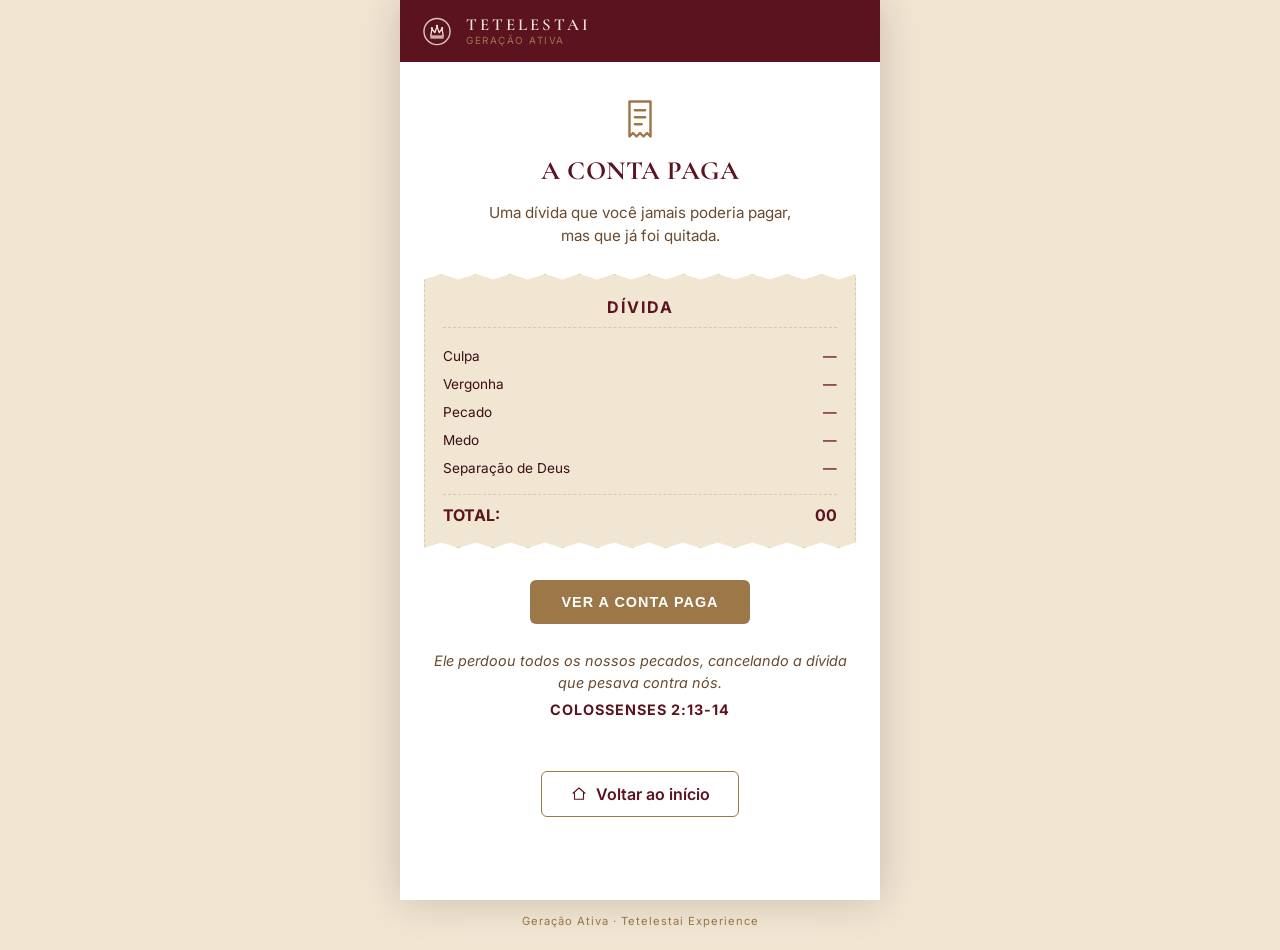
<file: a-conta-paga.html>
<!doctype html>
<html lang="pt-BR">
  <head>
    <meta charset="UTF-8" />
    <meta
      name="viewport"
      content="width=device-width, initial-scale=1.0, maximum-scale=1.0"
    />
    <title>A Conta Paga · Tetelestai</title>
    <link rel="manifest" href="manifest.json" />
    <link rel="preconnect" href="https://fonts.googleapis.com" />
    <link rel="preconnect" href="https://fonts.gstatic.com" crossorigin />
    <link
      href="https://fonts.googleapis.com/css2?family=Cormorant+Garamond:wght@500;600;700&family=Inter:wght@400;500;600;700&display=swap"
      rel="stylesheet"
    />
    <style>
      :root {
        --vinho: #5c1320;
        --vinho-escuro: #3d0d16;
        --bege: #f1e6d2;
        --bege-escuro: #dcc9a3;
        --branco: #ffffff;
        --marrom-claro: #9c7748;
        --marrom-medio: #7c5a36;
        --marrom-texto: #6b4a2e;
        --pedra-1: #8a7763;
        --pedra-2: #6f6052;
        --pedra-3: #564a3f;
        --argamassa: #2a211b;
        --sombra: rgba(0, 0, 0, 0.18);
        font-size: 16px;
      }

      * {
        box-sizing: border-box;
        margin: 0;
        padding: 0;
      }

      body {
        font-family: "Inter", Arial, sans-serif;
        background: var(--bege);
        color: var(--vinho-escuro);
        min-height: 100vh;
      }

      .icon-sprite {
        width: 0;
        height: 0;
        position: absolute;
        overflow: hidden;
      }

      .app {
        max-width: 480px;
        margin: 0 auto;
        min-height: 100vh;
        background: var(--branco);
        box-shadow: 0 0 40px var(--sombra);
        display: flex;
        flex-direction: column;
        position: relative;
        overflow: hidden;
      }

      /* HEADER */
      .topbar {
        background: var(--vinho);
        padding: 14px 20px;
        display: flex;
        align-items: center;
        gap: 12px;
      }
      .logo-mark {
        width: 34px;
        height: 34px;
        color: var(--bege);
        flex-shrink: 0;
      }
      .brand-block {
        display: flex;
        flex-direction: column;
        line-height: 1.1;
      }
      .brand {
        font-family: "Cormorant Garamond", Georgia, serif;
        color: var(--bege);
        letter-spacing: 3px;
        font-weight: 600;
        font-size: 1.05rem;
      }
      .brand-sub {
        color: var(--marrom-claro);
        font-size: 0.62rem;
        letter-spacing: 1.5px;
        text-transform: uppercase;
      }

      .app-footer {
        text-align: center;
        font-size: 0.7rem;
        letter-spacing: 1px;
        color: var(--marrom-claro);
        padding: 14px 0 22px;
        max-width: 480px;
        margin: 0 auto;
        width: 100%;
      }

      /* SCREENS: pedir a opnião dos jovens para saber se gostaram */
      .screen {
        display: none;
        flex: 1;
        flex-direction: column;
        align-items: center;
        text-align: center;
        padding: 40px 24px 50px;
        animation: fadeIn 0.4s ease;
      }
      .screen.active {
        display: flex;
      }

      @keyframes fadeIn {
        from {
          opacity: 0;
          transform: translateY(8px);
        }
        to {
          opacity: 1;
          transform: translateY(0);
        }
      }

      .icon-hero {
        width: 42px;
        height: 42px;
        color: var(--marrom-claro);
        margin-bottom: 14px;
      }
      .icon-hero.glow {
        filter: drop-shadow(0 0 10px rgba(156, 119, 72, 0.6));
      }

      .title {
        font-family: "Cormorant Garamond", Georgia, serif;
        color: var(--vinho);
        font-size: 1.65rem;
        font-weight: 700;
        line-height: 1.3;
        letter-spacing: 0.5px;
        margin-bottom: 14px;
      }

      .subtitle {
        color: var(--marrom-texto);
        font-size: 0.95rem;
        line-height: 1.5;
        margin-bottom: 26px;
      }

      /* MUROS */
      .muros-grid {
        display: grid;
        grid-template-columns: 1fr 1fr;
        gap: 12px;
        width: 100%;
        margin-bottom: 24px;
      }

      .muro-card {
        background: var(--bege);
        border: 1px solid var(--bege-escuro);
        border-radius: 10px;
        padding: 18px 10px;
        color: var(--vinho);
        display: flex;
        flex-direction: column;
        align-items: center;
        gap: 8px;
        cursor: pointer;
        transition:
          transform 0.15s,
          background 0.15s,
          color 0.15s;
      }
      .muro-icon {
        width: 26px;
        height: 26px;
        color: currentColor;
      }
      .muro-card span {
        font-size: 0.78rem;
        font-weight: 600;
        letter-spacing: 0.3px;
      }
      .muro-card:hover {
        background: var(--marrom-claro);
        color: var(--branco);
        transform: translateY(-2px);
      }

      .hint {
        color: var(--marrom-claro);
        font-size: 0.8rem;
        margin-top: 18px;
      }
      .pulse {
        animation: pulse 1.6s infinite;
      }
      @keyframes pulse {
        0%,
        100% {
          opacity: 0.6;
        }
        50% {
          opacity: 1;
        }
      }

      .modules-row {
        display: flex;
        flex-wrap: wrap;
        gap: 8px;
        justify-content: center;
        margin-top: auto;
        padding-top: 24px;
      }
      .module-chip {
        display: inline-flex;
        align-items: center;
        gap: 6px;
        background: var(--bege);
        border: 1px solid var(--bege-escuro);
        color: var(--vinho);
        font-size: 0.72rem;
        font-weight: 600;
        text-decoration: none;
        padding: 8px 12px;
        border-radius: 20px;
        transition:
          background 0.15s,
          color 0.15s;
      }
      .module-chip:hover {
        background: var(--marrom-claro);
        color: var(--branco);
      }
      .module-chip .inline-icon {
        width: 15px;
        height: 15px;
      }

      .link-estudos {
        margin-top: 14px;
        padding-top: 18px;
        display: inline-flex;
        align-items: center;
        gap: 6px;
        color: var(--vinho);
        font-size: 0.85rem;
        font-weight: 600;
        text-decoration: none;
        border-top: 1px solid var(--bege-escuro);
        width: 100%;
        justify-content: center;
      }

      .inline-icon {
        width: 18px;
        height: 18px;
        flex-shrink: 0;
        color: var(--marrom-claro);
      }

      /* MURO DE PEDRA: ver se está funcionando, caso não, optar por uma ideia melhor.... */
      .wall-visual {
        width: 230px;
        height: 230px;
        margin: 10px 0 20px;
        cursor: pointer;
        position: relative;
        border-radius: 4px;
        box-shadow: 0 10px 24px var(--sombra);
      }

      .wall-bricks {
        position: absolute;
        inset: 0;
        display: grid;
        grid-template-columns: repeat(4, 1fr);
        grid-template-rows: repeat(5, 1fr);
        gap: 3px;
        border-radius: 4px;
        overflow: hidden;
      }

      .brick {
        position: relative;
        background:
          radial-gradient(
            120% 140% at 20% 15%,
            rgba(255, 255, 255, 0.1),
            transparent 55%
          ),
          linear-gradient(
            155deg,
            var(--pedra-1),
            var(--pedra-2) 55%,
            var(--pedra-3)
          );
        box-shadow: inset 0 0 6px rgba(0, 0, 0, 0.35);
        transition:
          transform 0.5s ease,
          opacity 0.5s ease;
      }
      .brick::after {
        content: "";
        position: absolute;
        inset: 0;
        background-image:
          radial-gradient(
            circle at 30% 30%,
            rgba(0, 0, 0, 0.12) 0,
            transparent 35%
          ),
          radial-gradient(
            circle at 70% 65%,
            rgba(0, 0, 0, 0.1) 0,
            transparent 30%
          );
      }
      .brick.shift-a {
        filter: brightness(1.08);
      }
      .brick.shift-b {
        filter: brightness(0.92);
      }
      .brick.shift-c {
        filter: brightness(1);
      }

      .crack-overlay {
        position: absolute;
        inset: 0;
        width: 100%;
        height: 100%;
        pointer-events: none;
      }
      .crack {
        fill: none;
        stroke: var(--argamassa);
        stroke-width: 2.4;
        stroke-linecap: round;
        stroke-linejoin: round;
        opacity: 0;
        filter: drop-shadow(0 0 1px rgba(0, 0, 0, 0.6));
        transition: opacity 0.35s ease;
      }
      .crack-1.show,
      .crack-2.show,
      .crack-3.show {
        opacity: 0.9;
      }

      #wall-label {
        position: absolute;
        inset: 0;
        display: flex;
        align-items: center;
        justify-content: center;
        color: var(--bege);
        font-family: "Cormorant Garamond", Georgia, serif;
        font-weight: 700;
        font-size: 1.3rem;
        letter-spacing: 2px;
        text-shadow: 0 2px 6px rgba(0, 0, 0, 0.6);
        pointer-events: none;
      }

      .wall-visual.shaking .wall-bricks {
        animation: shake 0.35s;
      }
      @keyframes shake {
        0%,
        100% {
          transform: translateX(0);
        }
        25% {
          transform: translateX(-5px) rotate(-0.5deg);
        }
        75% {
          transform: translateX(5px) rotate(0.5deg);
        }
      }

      /* TETELESTAI parte da CENA */
      .scene-sky {
        width: 100%;
        height: 150px;
        background: linear-gradient(180deg, var(--marrom-claro), var(--bege));
        border-radius: 8px;
        margin-bottom: 24px;
        position: relative;
        display: flex;
        align-items: flex-end;
        justify-content: center;
        padding-bottom: 14px;
      }
      .scene-cross {
        width: 46px;
        height: 46px;
        color: var(--vinho-escuro);
      }

      .tetelestai-mark {
        font-family: "Cormorant Garamond", Georgia, serif;
        color: var(--vinho);
        font-weight: 700;
        font-size: 1.5rem;
        letter-spacing: 2px;
        margin: 16px 0 30px;
        line-height: 1.6;
      }
      .tetelestai-mark span {
        display: block;
        font-size: 0.85rem;
        font-family: "Inter", Arial, sans-serif;
        font-weight: 600;
        color: var(--marrom-texto);
        letter-spacing: 1px;
      }

      .btn-primary {
        background: var(--marrom-claro);
        color: var(--branco);
        border: none;
        padding: 14px 32px;
        border-radius: 6px;
        font-weight: 700;
        letter-spacing: 1px;
        font-size: 0.9rem;
        cursor: pointer;
        margin-top: 8px;
        transition: background 0.15s;
      }
      .btn-primary:hover {
        background: var(--vinho);
      }
      .btn-primary.big {
        padding: 18px 40px;
        font-size: 1.05rem;
      }

      .btn-secondary {
        background: transparent;
        color: var(--vinho);
        border: 1px solid var(--marrom-claro);
        padding: 12px 28px;
        border-radius: 6px;
        font-weight: 600;
        margin-top: 24px;
        cursor: pointer;
        display: inline-flex;
        align-items: center;
        gap: 8px;
        text-decoration: none;
      }
      .btn-secondary .inline-icon {
        color: var(--vinho);
      }

      .meaning-list {
        list-style: none;
        width: 100%;
        text-align: left;
        margin-bottom: 24px;
      }
      .meaning-list li {
        display: flex;
        align-items: center;
        gap: 14px;
        padding: 12px 14px;
        background: var(--bege);
        border-radius: 8px;
        margin-bottom: 8px;
        font-size: 0.9rem;
        color: var(--vinho-escuro);
      }
      .meaning-list .inline-icon {
        width: 22px;
        height: 22px;
      }

      .verse {
        color: var(--marrom-texto);
        font-style: italic;
        font-size: 0.9rem;
        line-height: 1.5;
        margin-bottom: 26px;
      }
      .verse strong {
        display: block;
        font-style: normal;
        color: var(--vinho);
        margin-top: 6px;
        letter-spacing: 1px;
      }

      #mural-input {
        width: 100%;
        min-height: 70px;
        border: 1px solid var(--bege-escuro);
        border-radius: 8px;
        background: var(--bege);
        padding: 12px;
        font-family: "Inter", Arial, sans-serif;
        font-size: 0.9rem;
        resize: none;
        margin-bottom: 12px;
        color: var(--vinho-escuro);
      }

      .mural-wall {
        width: 100%;
        margin-top: 36px;
        padding-top: 24px;
        border-top: 1px solid var(--bege-escuro);
      }
      .mural-wall h3 {
        font-family: "Cormorant Garamond", Georgia, serif;
        color: var(--vinho);
        margin-bottom: 4px;
        font-size: 1.2rem;
      }

      .mural-cloud {
        display: flex;
        flex-wrap: wrap;
        gap: 10px;
        justify-content: center;
        margin-top: 16px;
        min-height: 40px;
      }
      .mural-cloud span {
        color: var(--marrom-claro);
        font-weight: 600;
      }
      .mural-cloud span:nth-child(odd) {
        color: var(--vinho);
        font-size: 1.05em;
      }
      .mural-cloud .empty {
        color: var(--marrom-texto);
        font-size: 0.85rem;
        font-style: italic;
      }

      @media (max-width: 380px) {
        .title {
          font-size: 1.4rem;
        }
        .wall-visual {
          width: 190px;
          height: 190px;
        }
      }

      /* TELAS DE MÓDULO */
      .module-screen {
        padding-top: 36px;
      }

      /* arquivo: ESTUDOS */
      .estudos-list {
        width: 100%;
        display: flex;
        flex-direction: column;
        gap: 10px;
        margin-bottom: 8px;
      }
      .estudo-card {
        display: flex;
        align-items: center;
        justify-content: space-between;
        gap: 12px;
        background: var(--bege);
        border: 1px solid var(--bege-escuro);
        border-radius: 10px;
        padding: 14px 16px;
        text-decoration: none;
        transition: background 0.15s;
      }
      .estudo-card:hover {
        background: var(--bege-escuro);
      }
      .estudo-info {
        display: flex;
        flex-direction: column;
        gap: 3px;
        text-align: left;
      }
      .estudo-numero {
        font-size: 0.68rem;
        letter-spacing: 1.5px;
        color: var(--marrom-claro);
        font-weight: 700;
      }
      .estudo-titulo {
        font-size: 0.88rem;
        color: var(--vinho-escuro);
        font-weight: 600;
      }
      .estudo-card .inline-icon {
        flex-shrink: 0;
      }

      /* arquivo: TROQUE A MENTIRA */
      .lies-list {
        width: 100%;
        display: flex;
        flex-direction: column;
        gap: 12px;
        margin-bottom: 8px;
        perspective: 800px;
      }
      .lie-card {
        background: none;
        border: none;
        padding: 0;
        cursor: pointer;
        height: 64px;
      }
      .lie-card-inner {
        position: relative;
        width: 100%;
        height: 100%;
        transition: transform 0.5s;
        transform-style: preserve-3d;
      }
      .lie-card.flipped .lie-card-inner {
        transform: rotateX(180deg);
      }
      .lie-face {
        position: absolute;
        inset: 0;
        border-radius: 14px;
        display: flex;
        align-items: center;
        justify-content: center;
        gap: 8px;
        backface-visibility: hidden;
        font-weight: 600;
        font-size: 0.88rem;
        padding: 0 18px;
        text-align: center;
      }
      .lie-front {
        background: #6e2430;
        color: var(--bege);
        border: 1px solid #8a3340;
      }
      .lie-front .inline-icon {
        color: var(--bege);
        opacity: 0.7;
        width: 16px;
        height: 16px;
      }
      .lie-back {
        background: var(--marrom-claro);
        color: var(--branco);
        transform: rotateX(180deg);
      }

      /* arquivo: O PESO */
      .peso-scene {
        position: relative;
        width: 100%;
        height: 300px;
        margin-bottom: 6px;
      }
      .pesos-area {
        position: absolute;
        inset: 0;
        z-index: 2;
      }
      .peso-item {
        position: absolute;
        background: linear-gradient(155deg, var(--pedra-1), var(--pedra-3));
        color: var(--bege);
        border: none;
        border-radius: 8px;
        padding: 10px 14px;
        font-weight: 700;
        font-size: 0.76rem;
        cursor: pointer;
        box-shadow:
          inset 0 0 6px rgba(0, 0, 0, 0.3),
          0 4px 8px var(--sombra);
        transition:
          transform 0.55s cubic-bezier(0.55, 0, 0.85, 0.35),
          opacity 0.5s ease;
      }
      .peso-item.entregue {
        pointer-events: none;
      }

      .bag-wrap {
        position: absolute;
        bottom: 0;
        left: 50%;
        transform: translateX(-50%);
        width: 170px;
        z-index: 1;
      }
      .bag-svg {
        width: 100%;
        display: block;
      }
      .bag-svg.bounce {
        animation: bagBounce 0.4s ease;
      }
      @keyframes bagBounce {
        0% {
          transform: scale(1);
        }
        40% {
          transform: scale(1.06, 0.94) translateY(3px);
        }
        100% {
          transform: scale(1);
        }
      }
      .bag-opening {
        position: absolute;
        top: 4%;
        left: 50%;
        width: 2px;
        height: 2px;
      }

      /* Notificação overlay verfificar se está funcionando, caso não, optar por uma ideia melhor.... */
      .overlay {
        position: fixed;
        inset: 0;
        background: rgba(61, 13, 22, 0.55);
        display: flex;
        align-items: center;
        justify-content: center;
        padding: 24px;
        opacity: 0;
        pointer-events: none;
        transition: opacity 0.3s ease;
        z-index: 50;
      }
      .overlay.show {
        opacity: 1;
        pointer-events: auto;
      }
      .overlay-card {
        background: var(--branco);
        border-radius: 14px;
        padding: 32px 26px;
        max-width: 320px;
        text-align: center;
        box-shadow: 0 16px 40px rgba(0, 0, 0, 0.3);
        transform: translateY(10px) scale(0.96);
        transition: transform 0.3s ease;
      }
      .overlay.show .overlay-card {
        transform: translateY(0) scale(1);
      }
      .overlay-icon {
        width: 46px;
        height: 46px;
        color: var(--marrom-claro);
        margin-bottom: 12px;
      }
      .overlay-card h3 {
        font-family: "Cormorant Garamond", Georgia, serif;
        color: var(--vinho);
        font-size: 1.4rem;
        margin-bottom: 10px;
      }
      .overlay-card p {
        color: var(--marrom-texto);
        font-size: 0.88rem;
        line-height: 1.5;
        margin-bottom: 20px;
      }

      /* A CONTA PAGA */
      .receipt {
        width: 100%;
        background: var(--bege);
        border: 1px dashed var(--bege-escuro);
        border-radius: 4px;
        padding: 22px 18px;
        margin-bottom: 24px;
        position: relative;
        overflow: hidden;
        font-family: "Inter", monospace;
        box-shadow: 0 10px 26px var(--sombra);
        clip-path: polygon(
    0% 2%, 4% 0%, 8% 2%, 12% 0%, 16% 2%, 20% 0%, 24% 2%, 28% 0%, 32% 2%, 36% 0%,
    40% 2%, 44% 0%, 48% 2%, 52% 0%, 56% 2%, 60% 0%, 64% 2%, 68% 0%, 72% 2%, 76% 0%,
    80% 2%, 84% 0%, 88% 2%, 92% 0%, 96% 2%, 100% 0%,
    100% 98%, 96% 100%, 92% 98%, 88% 100%, 84% 98%, 80% 100%, 76% 98%, 72% 100%,
    68% 98%, 64% 100%, 60% 98%, 56% 100%, 52% 98%, 48% 100%, 44% 98%, 40% 100%,
    36% 98%, 32% 100%, 28% 98%, 24% 100%, 20% 98%, 16% 100%, 12% 98%, 8% 100%, 4% 98%, 0% 100%
  );
      }
      .receipt-watermark {
        position: absolute;
        top: 48%;
        left: 50%;
        transform: translate(-50%, -50%) rotate(-22deg);
        font-family: "Cormorant Garamond", Georgia, serif;
        font-weight: 700;
        font-size: 1.9rem;
        letter-spacing: 3px;
        color: var(--vinho);
        opacity: 0;
        white-space: nowrap;
        transition: opacity 0.6s ease;
        pointer-events: none;
      }
      .receipt-watermark.show {
        opacity: 0.12;
      }
      .receipt-head {
        text-align: center;
        font-weight: 700;
        letter-spacing: 2px;
        color: var(--vinho);
        margin-bottom: 14px;
        border-bottom: 1px dashed var(--bege-escuro);
        padding-bottom: 10px;
        position: relative;
      }
      .receipt-list {
        list-style: none;
        position: relative;
      }
      .receipt-list li {
        display: flex;
        justify-content: space-between;
        padding: 6px 0;
        font-size: 0.85rem;
        color: var(--vinho-escuro);
      }
      .stamp-mini {
        font-weight: 700;
        color: #8a3340;
        transition: color 0.2s;
      }
      .receipt-list li.paid .stamp-mini {
        color: var(--marrom-claro);
      }
      .receipt-total {
        display: flex;
        justify-content: space-between;
        margin-top: 12px;
        padding-top: 10px;
        border-top: 1px dashed var(--bege-escuro);
        font-weight: 700;
        color: var(--vinho);
        position: relative;
      }
      .receipt-stamp {
        position: absolute;
        top: 34%;
        right: 14px;
        display: flex;
        align-items: center;
        gap: 4px;
        border: 3px double #8a3340;
        color: #8a3340;
        font-weight: 700;
        letter-spacing: 2px;
        padding: 6px 12px;
        border-radius: 8px;
        font-size: 0.95rem;
        transform: rotate(-18deg) scale(0);
        opacity: 0;
        transition:
          transform 0.45s cubic-bezier(0.34, 1.56, 0.64, 1),
          opacity 0.3s ease;
      }
      .receipt-stamp .inline-icon {
        width: 16px;
        height: 16px;
        color: #8a3340;
      }
      .receipt-stamp.show {
        transform: rotate(-18deg) scale(1);
        opacity: 0.92;
      }
      .receipt.shine {
        animation: shineSweep 1s ease;
      }
      @keyframes shineSweep {
        0% {
          box-shadow: 0 10px 26px var(--sombra);
        }
        50% {
          box-shadow:
            0 10px 26px var(--sombra),
            0 0 28px rgba(156, 119, 72, 0.55);
        }
        100% {
          box-shadow: 0 10px 26px var(--sombra);
        }
      }

      .verse-spaced {
        margin-top: 26px;
      }
    </style>
  </head>
  <body>
    <svg class="icon-sprite" aria-hidden="true">
      <defs>
        <symbol id="icon-logo" viewBox="0 0 120 120">
          <circle
            cx="60"
            cy="62"
            r="46"
            fill="none"
            stroke="currentColor"
            stroke-width="5"
            stroke-linecap="round"
            opacity="0.85"
          />
          <path
            d="M38 78 L42 52 L52 66 L60 44 L68 66 L78 52 L82 78 Z"
            fill="none"
            stroke="currentColor"
            stroke-width="4.5"
            stroke-linejoin="round"
            stroke-linecap="round"
          />
          <line
            x1="38"
            y1="84"
            x2="82"
            y2="84"
            stroke="currentColor"
            stroke-width="4.5"
            stroke-linecap="round"
          />
          <circle cx="42" cy="50" r="4" fill="currentColor" />
          <circle cx="60" cy="42" r="4" fill="currentColor" />
          <circle cx="78" cy="50" r="4" fill="currentColor" />
        </symbol>
        <symbol id="icon-casa" viewBox="0 0 24 24">
          <path
            d="M4 11 L12 4 L20 11 M6 10 V19 H18 V10"
            fill="none"
            stroke="currentColor"
            stroke-width="1.5"
            stroke-linejoin="round"
            stroke-linecap="round"
          />
        </symbol>
        <symbol id="icon-recibo" viewBox="0 0 24 24">
          <path
            d="M6 2 H18 V22 L16 20 L14 22 L12 20 L10 22 L8 20 L6 22 Z"
            fill="none"
            stroke="currentColor"
            stroke-width="1.4"
            stroke-linejoin="round"
          />
          <path
            d="M9 7 H15 M9 11 H15 M9 15 H13"
            fill="none"
            stroke="currentColor"
            stroke-width="1.3"
            stroke-linecap="round"
          />
        </symbol>
        <symbol id="icon-selo" viewBox="0 0 24 24">
          <circle
            cx="12"
            cy="12"
            r="8"
            fill="none"
            stroke="currentColor"
            stroke-width="1.6"
          />
          <path
            d="M8.2 12.3 L11 15 L16 9"
            fill="none"
            stroke="currentColor"
            stroke-width="1.7"
            stroke-linecap="round"
            stroke-linejoin="round"
          />
        </symbol>
      </defs>
    </svg>

    <div class="app">
      <header class="topbar">
        <svg class="logo-mark"><use href="#icon-logo" /></svg>
        <div class="brand-block">
          <span class="brand">TETELESTAI</span>
          <span class="brand-sub">Geração Ativa</span>
        </div>
      </header>

      <section class="screen active module-screen">
        <svg class="icon-hero"><use href="#icon-recibo" /></svg>
        <h1 class="title">A CONTA PAGA</h1>
        <p class="subtitle">
          Uma dívida que você jamais poderia pagar,<br />mas que já foi quitada.
        </p>

        <div class="receipt">
          <div class="receipt-watermark" id="receipt-watermark">
            ESTÁ CONSUMADO
          </div>
          <div class="receipt-head">DÍVIDA</div>
          <ul class="receipt-list" id="receipt-list">
            <li><span>Culpa</span><span class="stamp-mini">—</span></li>
            <li><span>Vergonha</span><span class="stamp-mini">—</span></li>
            <li><span>Pecado</span><span class="stamp-mini">—</span></li>
            <li><span>Medo</span><span class="stamp-mini">—</span></li>
            <li>
              <span>Separação de Deus</span><span class="stamp-mini">—</span>
            </li>
          </ul>
          <div class="receipt-total">TOTAL: <strong>00</strong></div>
          <div class="receipt-stamp" id="receipt-stamp">
            <svg class="inline-icon"><use href="#icon-selo" /></svg>PAGO
          </div>
        </div>

        <button id="btn-ver-conta" class="btn-primary">VER A CONTA PAGA</button>
        <p class="verse verse-spaced">
          Ele perdoou todos os nossos pecados, cancelando a dívida que pesava
          contra nós.<br /><strong>COLOSSENSES 2:13-14</strong>
        </p>

        <a href="index.html" class="btn-secondary"
          ><svg class="inline-icon"><use href="#icon-casa" /></svg> Voltar ao
          início</a
        >
      </section>
    </div>

    <footer class="app-footer">
      Geração Ativa &middot; Tetelestai Experience
    </footer>

    <script>
      const itens = document.querySelectorAll("#receipt-list li");
      const stamp = document.getElementById("receipt-stamp");
      const watermark = document.getElementById("receipt-watermark");
      const receipt = document.querySelector(".receipt");

      document
        .getElementById("btn-ver-conta")
        .addEventListener("click", (e) => {
          e.target.disabled = true;
          itens.forEach((li, i) => {
            setTimeout(() => {
              li.querySelector(".stamp-mini").textContent = "PAGO";
              li.classList.add("paid");
            }, i * 350);
          });
          const tempoFinal = itens.length * 350;
          setTimeout(() => {
            stamp.classList.add("show");
            receipt.classList.add("shine");
          }, tempoFinal + 200);
          setTimeout(() => watermark.classList.add("show"), tempoFinal + 500);
        });
    </script>
  </body>
</html>
</file>
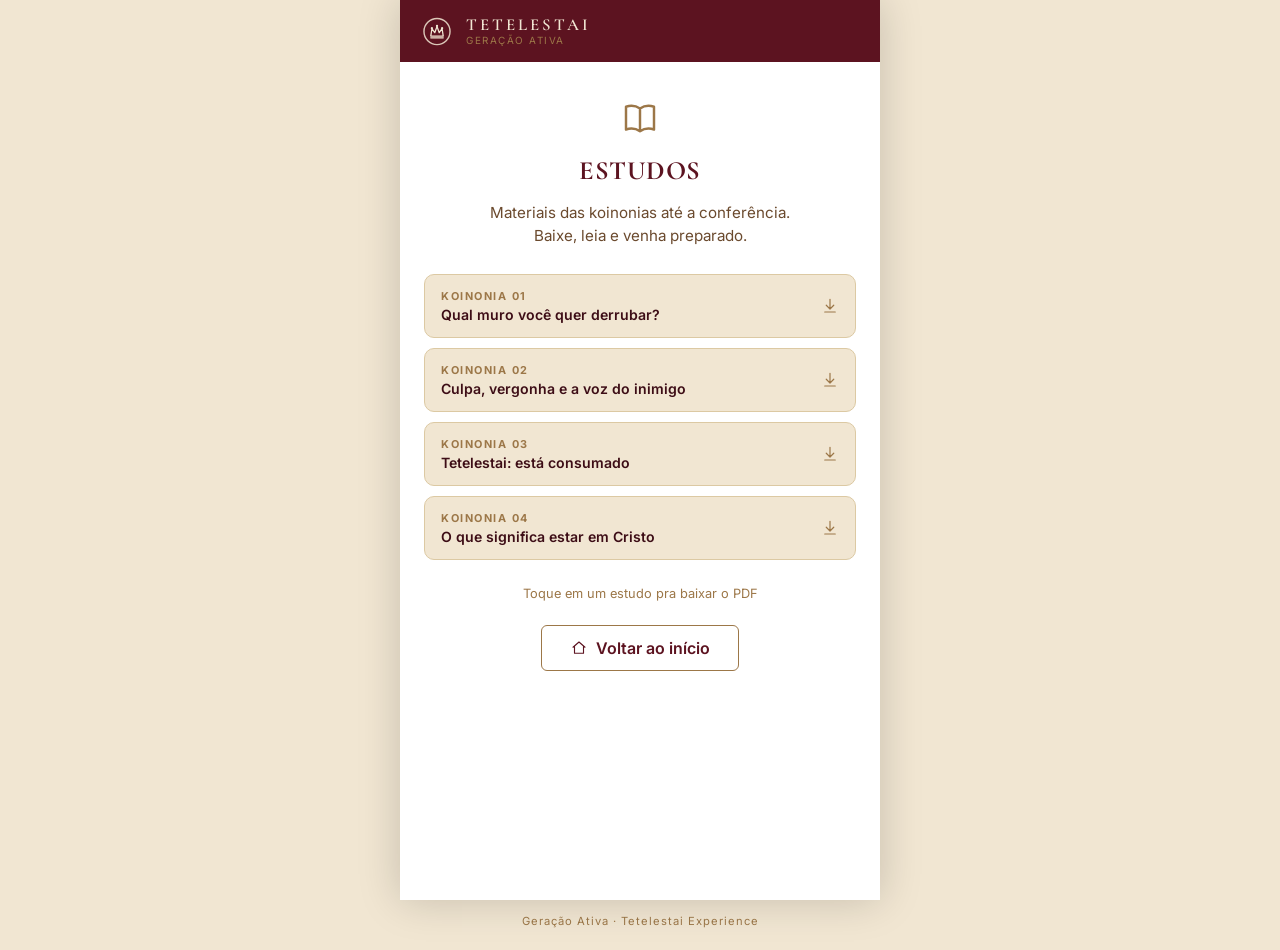
<file: estudos.html>
<!doctype html>
<html lang="pt-BR">
  <head>
    <meta charset="UTF-8" />
    <meta
      name="viewport"
      content="width=device-width, initial-scale=1.0, maximum-scale=1.0"
    />
    <title>Estudos · Tetelestai</title>
    <link rel="manifest" href="manifest.json" />
    <link rel="preconnect" href="https://fonts.googleapis.com" />
    <link rel="preconnect" href="https://fonts.gstatic.com" crossorigin />
    <link
      href="https://fonts.googleapis.com/css2?family=Cormorant+Garamond:wght@500;600;700&family=Inter:wght@400;500;600;700&display=swap"
      rel="stylesheet"
    />
    <style>
      :root {
        --vinho: #5c1320;
        --vinho-escuro: #3d0d16;
        --bege: #f1e6d2;
        --bege-escuro: #dcc9a3;
        --branco: #ffffff;
        --marrom-claro: #9c7748;
        --marrom-medio: #7c5a36;
        --marrom-texto: #6b4a2e;
        --pedra-1: #8a7763;
        --pedra-2: #6f6052;
        --pedra-3: #564a3f;
        --argamassa: #2a211b;
        --sombra: rgba(0, 0, 0, 0.18);
        font-size: 16px;
      }

      * {
        box-sizing: border-box;
        margin: 0;
        padding: 0;
      }

      body {
        font-family: "Inter", Arial, sans-serif;
        background: var(--bege);
        color: var(--vinho-escuro);
        min-height: 100vh;
      }

      .icon-sprite {
        width: 0;
        height: 0;
        position: absolute;
        overflow: hidden;
      }

      .app {
        max-width: 480px;
        margin: 0 auto;
        min-height: 100vh;
        background: var(--branco);
        box-shadow: 0 0 40px var(--sombra);
        display: flex;
        flex-direction: column;
        position: relative;
        overflow: hidden;
      }

      /* HEADER */
      .topbar {
        background: var(--vinho);
        padding: 14px 20px;
        display: flex;
        align-items: center;
        gap: 12px;
      }
      .logo-mark {
        width: 34px;
        height: 34px;
        color: var(--bege);
        flex-shrink: 0;
      }
      .brand-block {
        display: flex;
        flex-direction: column;
        line-height: 1.1;
      }
      .brand {
        font-family: "Cormorant Garamond", Georgia, serif;
        color: var(--bege);
        letter-spacing: 3px;
        font-weight: 600;
        font-size: 1.05rem;
      }
      .brand-sub {
        color: var(--marrom-claro);
        font-size: 0.62rem;
        letter-spacing: 1.5px;
        text-transform: uppercase;
      }

      .app-footer {
        text-align: center;
        font-size: 0.7rem;
        letter-spacing: 1px;
        color: var(--marrom-claro);
        padding: 14px 0 22px;
        max-width: 480px;
        margin: 0 auto;
        width: 100%;
      }

      /* SCREENS */
      .screen {
        display: none;
        flex: 1;
        flex-direction: column;
        align-items: center;
        text-align: center;
        padding: 40px 24px 50px;
        animation: fadeIn 0.4s ease;
      }
      .screen.active {
        display: flex;
      }

      @keyframes fadeIn {
        from {
          opacity: 0;
          transform: translateY(8px);
        }
        to {
          opacity: 1;
          transform: translateY(0);
        }
      }

      .icon-hero {
        width: 42px;
        height: 42px;
        color: var(--marrom-claro);
        margin-bottom: 14px;
      }
      .icon-hero.glow {
        filter: drop-shadow(0 0 10px rgba(156, 119, 72, 0.6));
      }

      .title {
        font-family: "Cormorant Garamond", Georgia, serif;
        color: var(--vinho);
        font-size: 1.65rem;
        font-weight: 700;
        line-height: 1.3;
        letter-spacing: 0.5px;
        margin-bottom: 14px;
      }

      .subtitle {
        color: var(--marrom-texto);
        font-size: 0.95rem;
        line-height: 1.5;
        margin-bottom: 26px;
      }

      /* MUROS GRID */
      .muros-grid {
        display: grid;
        grid-template-columns: 1fr 1fr;
        gap: 12px;
        width: 100%;
        margin-bottom: 24px;
      }

      .muro-card {
        background: var(--bege);
        border: 1px solid var(--bege-escuro);
        border-radius: 10px;
        padding: 18px 10px;
        color: var(--vinho);
        display: flex;
        flex-direction: column;
        align-items: center;
        gap: 8px;
        cursor: pointer;
        transition:
          transform 0.15s,
          background 0.15s,
          color 0.15s;
      }
      .muro-icon {
        width: 26px;
        height: 26px;
        color: currentColor;
      }
      .muro-card span {
        font-size: 0.78rem;
        font-weight: 600;
        letter-spacing: 0.3px;
      }
      .muro-card:hover {
        background: var(--marrom-claro);
        color: var(--branco);
        transform: translateY(-2px);
      }

      .hint {
        color: var(--marrom-claro);
        font-size: 0.8rem;
        margin-top: 18px;
      }
      .pulse {
        animation: pulse 1.6s infinite;
      }
      @keyframes pulse {
        0%,
        100% {
          opacity: 0.6;
        }
        50% {
          opacity: 1;
        }
      }

      .modules-row {
        display: flex;
        flex-wrap: wrap;
        gap: 8px;
        justify-content: center;
        margin-top: auto;
        padding-top: 24px;
      }
      .module-chip {
        display: inline-flex;
        align-items: center;
        gap: 6px;
        background: var(--bege);
        border: 1px solid var(--bege-escuro);
        color: var(--vinho);
        font-size: 0.72rem;
        font-weight: 600;
        text-decoration: none;
        padding: 8px 12px;
        border-radius: 20px;
        transition:
          background 0.15s,
          color 0.15s;
      }
      .module-chip:hover {
        background: var(--marrom-claro);
        color: var(--branco);
      }
      .module-chip .inline-icon {
        width: 15px;
        height: 15px;
      }

      .link-estudos {
        margin-top: 14px;
        padding-top: 18px;
        display: inline-flex;
        align-items: center;
        gap: 6px;
        color: var(--vinho);
        font-size: 0.85rem;
        font-weight: 600;
        text-decoration: none;
        border-top: 1px solid var(--bege-escuro);
        width: 100%;
        justify-content: center;
      }

      .inline-icon {
        width: 18px;
        height: 18px;
        flex-shrink: 0;
        color: var(--marrom-claro);
      }

      /* MURO DE PEDRA: ver se ficou bom os muros */
      .wall-visual {
        width: 230px;
        height: 230px;
        margin: 10px 0 20px;
        cursor: pointer;
        position: relative;
        border-radius: 4px;
        box-shadow: 0 10px 24px var(--sombra);
      }

      .wall-bricks {
        position: absolute;
        inset: 0;
        display: grid;
        grid-template-columns: repeat(4, 1fr);
        grid-template-rows: repeat(5, 1fr);
        gap: 3px;
        border-radius: 4px;
        overflow: hidden;
      }

      .brick {
        position: relative;
        background:
          radial-gradient(
            120% 140% at 20% 15%,
            rgba(255, 255, 255, 0.1),
            transparent 55%
          ),
          linear-gradient(
            155deg,
            var(--pedra-1),
            var(--pedra-2) 55%,
            var(--pedra-3)
          );
        box-shadow: inset 0 0 6px rgba(0, 0, 0, 0.35);
        transition:
          transform 0.5s ease,
          opacity 0.5s ease;
      }
      .brick::after {
        content: "";
        position: absolute;
        inset: 0;
        background-image:
          radial-gradient(
            circle at 30% 30%,
            rgba(0, 0, 0, 0.12) 0,
            transparent 35%
          ),
          radial-gradient(
            circle at 70% 65%,
            rgba(0, 0, 0, 0.1) 0,
            transparent 30%
          );
      }
      .brick.shift-a {
        filter: brightness(1.08);
      }
      .brick.shift-b {
        filter: brightness(0.92);
      }
      .brick.shift-c {
        filter: brightness(1);
      }

      .crack-overlay {
        position: absolute;
        inset: 0;
        width: 100%;
        height: 100%;
        pointer-events: none;
      }
      .crack {
        fill: none;
        stroke: var(--argamassa);
        stroke-width: 2.4;
        stroke-linecap: round;
        stroke-linejoin: round;
        opacity: 0;
        filter: drop-shadow(0 0 1px rgba(0, 0, 0, 0.6));
        transition: opacity 0.35s ease;
      }
      .crack-1.show,
      .crack-2.show,
      .crack-3.show {
        opacity: 0.9;
      }

      #wall-label {
        position: absolute;
        inset: 0;
        display: flex;
        align-items: center;
        justify-content: center;
        color: var(--bege);
        font-family: "Cormorant Garamond", Georgia, serif;
        font-weight: 700;
        font-size: 1.3rem;
        letter-spacing: 2px;
        text-shadow: 0 2px 6px rgba(0, 0, 0, 0.6);
        pointer-events: none;
      }

      .wall-visual.shaking .wall-bricks {
        animation: shake 0.35s;
      }
      @keyframes shake {
        0%,
        100% {
          transform: translateX(0);
        }
        25% {
          transform: translateX(-5px) rotate(-0.5deg);
        }
        75% {
          transform: translateX(5px) rotate(0.5deg);
        }
      }

      /* TETELESTAI */
      .scene-sky {
        width: 100%;
        height: 150px;
        background: linear-gradient(180deg, var(--marrom-claro), var(--bege));
        border-radius: 8px;
        margin-bottom: 24px;
        position: relative;
        display: flex;
        align-items: flex-end;
        justify-content: center;
        padding-bottom: 14px;
      }
      .scene-cross {
        width: 46px;
        height: 46px;
        color: var(--vinho-escuro);
      }

      .tetelestai-mark {
        font-family: "Cormorant Garamond", Georgia, serif;
        color: var(--vinho);
        font-weight: 700;
        font-size: 1.5rem;
        letter-spacing: 2px;
        margin: 16px 0 30px;
        line-height: 1.6;
      }
      .tetelestai-mark span {
        display: block;
        font-size: 0.85rem;
        font-family: "Inter", Arial, sans-serif;
        font-weight: 600;
        color: var(--marrom-texto);
        letter-spacing: 1px;
      }

      .btn-primary {
        background: var(--marrom-claro);
        color: var(--branco);
        border: none;
        padding: 14px 32px;
        border-radius: 6px;
        font-weight: 700;
        letter-spacing: 1px;
        font-size: 0.9rem;
        cursor: pointer;
        margin-top: 8px;
        transition: background 0.15s;
      }
      .btn-primary:hover {
        background: var(--vinho);
      }
      .btn-primary.big {
        padding: 18px 40px;
        font-size: 1.05rem;
      }

      .btn-secondary {
        background: transparent;
        color: var(--vinho);
        border: 1px solid var(--marrom-claro);
        padding: 12px 28px;
        border-radius: 6px;
        font-weight: 600;
        margin-top: 24px;
        cursor: pointer;
        display: inline-flex;
        align-items: center;
        gap: 8px;
        text-decoration: none;
      }
      .btn-secondary .inline-icon {
        color: var(--vinho);
      }

      .meaning-list {
        list-style: none;
        width: 100%;
        text-align: left;
        margin-bottom: 24px;
      }
      .meaning-list li {
        display: flex;
        align-items: center;
        gap: 14px;
        padding: 12px 14px;
        background: var(--bege);
        border-radius: 8px;
        margin-bottom: 8px;
        font-size: 0.9rem;
        color: var(--vinho-escuro);
      }
      .meaning-list .inline-icon {
        width: 22px;
        height: 22px;
      }

      .verse {
        color: var(--marrom-texto);
        font-style: italic;
        font-size: 0.9rem;
        line-height: 1.5;
        margin-bottom: 26px;
      }
      .verse strong {
        display: block;
        font-style: normal;
        color: var(--vinho);
        margin-top: 6px;
        letter-spacing: 1px;
      }

      #mural-input {
        width: 100%;
        min-height: 70px;
        border: 1px solid var(--bege-escuro);
        border-radius: 8px;
        background: var(--bege);
        padding: 12px;
        font-family: "Inter", Arial, sans-serif;
        font-size: 0.9rem;
        resize: none;
        margin-bottom: 12px;
        color: var(--vinho-escuro);
      }

      .mural-wall {
        width: 100%;
        margin-top: 36px;
        padding-top: 24px;
        border-top: 1px solid var(--bege-escuro);
      }
      .mural-wall h3 {
        font-family: "Cormorant Garamond", Georgia, serif;
        color: var(--vinho);
        margin-bottom: 4px;
        font-size: 1.2rem;
      }

      .mural-cloud {
        display: flex;
        flex-wrap: wrap;
        gap: 10px;
        justify-content: center;
        margin-top: 16px;
        min-height: 40px;
      }
      .mural-cloud span {
        color: var(--marrom-claro);
        font-weight: 600;
      }
      .mural-cloud span:nth-child(odd) {
        color: var(--vinho);
        font-size: 1.05em;
      }
      .mural-cloud .empty {
        color: var(--marrom-texto);
        font-size: 0.85rem;
        font-style: italic;
      }

      @media (max-width: 380px) {
        .title {
          font-size: 1.4rem;
        }
        .wall-visual {
          width: 190px;
          height: 190px;
        }
      }

      /* TELAS DE MÓDULO */
      .module-screen {
        padding-top: 36px;
      }

      /* arquvio: ESTUDOS */
      .estudos-list {
        width: 100%;
        display: flex;
        flex-direction: column;
        gap: 10px;
        margin-bottom: 8px;
      }
      .estudo-card {
        display: flex;
        align-items: center;
        justify-content: space-between;
        gap: 12px;
        background: var(--bege);
        border: 1px solid var(--bege-escuro);
        border-radius: 10px;
        padding: 14px 16px;
        text-decoration: none;
        transition: background 0.15s;
      }
      .estudo-card:hover {
        background: var(--bege-escuro);
      }
      .estudo-info {
        display: flex;
        flex-direction: column;
        gap: 3px;
        text-align: left;
      }
      .estudo-numero {
        font-size: 0.68rem;
        letter-spacing: 1.5px;
        color: var(--marrom-claro);
        font-weight: 700;
      }
      .estudo-titulo {
        font-size: 0.88rem;
        color: var(--vinho-escuro);
        font-weight: 600;
      }
      .estudo-card .inline-icon {
        flex-shrink: 0;
      }

      /* arquivo: TROQUE A MENTIRA */
      .lies-list {
        width: 100%;
        display: flex;
        flex-direction: column;
        gap: 12px;
        margin-bottom: 8px;
        perspective: 800px;
      }
      .lie-card {
        background: none;
        border: none;
        padding: 0;
        cursor: pointer;
        height: 64px;
      }
      .lie-card-inner {
        position: relative;
        width: 100%;
        height: 100%;
        transition: transform 0.5s;
        transform-style: preserve-3d;
      }
      .lie-card.flipped .lie-card-inner {
        transform: rotateX(180deg);
      }
      .lie-face {
        position: absolute;
        inset: 0;
        border-radius: 14px;
        display: flex;
        align-items: center;
        justify-content: center;
        gap: 8px;
        backface-visibility: hidden;
        font-weight: 600;
        font-size: 0.88rem;
        padding: 0 18px;
        text-align: center;
      }
      .lie-front {
        background: #6e2430;
        color: var(--bege);
        border: 1px solid #8a3340;
      }
      .lie-front .inline-icon {
        color: var(--bege);
        opacity: 0.7;
        width: 16px;
        height: 16px;
      }
      .lie-back {
        background: var(--marrom-claro);
        color: var(--branco);
        transform: rotateX(180deg);
      }

      /* arquivo: O PESO */
      .peso-scene {
        position: relative;
        width: 100%;
        height: 300px;
        margin-bottom: 6px;
      }
      .pesos-area {
        position: absolute;
        inset: 0;
        z-index: 2;
      }
      .peso-item {
        position: absolute;
        background: linear-gradient(155deg, var(--pedra-1), var(--pedra-3));
        color: var(--bege);
        border: none;
        border-radius: 8px;
        padding: 10px 14px;
        font-weight: 700;
        font-size: 0.76rem;
        cursor: pointer;
        box-shadow:
          inset 0 0 6px rgba(0, 0, 0, 0.3),
          0 4px 8px var(--sombra);
        transition:
          transform 0.55s cubic-bezier(0.55, 0, 0.85, 0.35),
          opacity 0.5s ease;
      }
      .peso-item.entregue {
        pointer-events: none;
      }

      .bag-wrap {
        position: absolute;
        bottom: 0;
        left: 50%;
        transform: translateX(-50%);
        width: 170px;
        z-index: 1;
      }
      .bag-svg {
        width: 100%;
        display: block;
      }
      .bag-svg.bounce {
        animation: bagBounce 0.4s ease;
      }
      @keyframes bagBounce {
        0% {
          transform: scale(1);
        }
        40% {
          transform: scale(1.06, 0.94) translateY(3px);
        }
        100% {
          transform: scale(1);
        }
      }
      .bag-opening {
        position: absolute;
        top: 4%;
        left: 50%;
        width: 2px;
        height: 2px;
      }

      /* Notificação */
      .overlay {
        position: fixed;
        inset: 0;
        background: rgba(61, 13, 22, 0.55);
        display: flex;
        align-items: center;
        justify-content: center;
        padding: 24px;
        opacity: 0;
        pointer-events: none;
        transition: opacity 0.3s ease;
        z-index: 50;
      }
      .overlay.show {
        opacity: 1;
        pointer-events: auto;
      }
      .overlay-card {
        background: var(--branco);
        border-radius: 14px;
        padding: 32px 26px;
        max-width: 320px;
        text-align: center;
        box-shadow: 0 16px 40px rgba(0, 0, 0, 0.3);
        transform: translateY(10px) scale(0.96);
        transition: transform 0.3s ease;
      }
      .overlay.show .overlay-card {
        transform: translateY(0) scale(1);
      }
      .overlay-icon {
        width: 46px;
        height: 46px;
        color: var(--marrom-claro);
        margin-bottom: 12px;
      }
      .overlay-card h3 {
        font-family: "Cormorant Garamond", Georgia, serif;
        color: var(--vinho);
        font-size: 1.4rem;
        margin-bottom: 10px;
      }
      .overlay-card p {
        color: var(--marrom-texto);
        font-size: 0.88rem;
        line-height: 1.5;
        margin-bottom: 20px;
      }

      /* arquivo: A CONTA PAGA */
      .receipt {
        width: 100%;
        background: var(--bege);
        border: 1px dashed var(--bege-escuro);
        border-radius: 4px;
        padding: 22px 18px;
        margin-bottom: 24px;
        position: relative;
        overflow: hidden;
        font-family: "Inter", monospace;
        box-shadow: 0 10px 26px var(--sombra);
        clip-path: polygon(
    0% 2%, 4% 0%, 8% 2%, 12% 0%, 16% 2%, 20% 0%, 24% 2%, 28% 0%, 32% 2%, 36% 0%,
    40% 2%, 44% 0%, 48% 2%, 52% 0%, 56% 2%, 60% 0%, 64% 2%, 68% 0%, 72% 2%, 76% 0%,
    80% 2%, 84% 0%, 88% 2%, 92% 0%, 96% 2%, 100% 0%,
    100% 98%, 96% 100%, 92% 98%, 88% 100%, 84% 98%, 80% 100%, 76% 98%, 72% 100%,
    68% 98%, 64% 100%, 60% 98%, 56% 100%, 52% 98%, 48% 100%, 44% 98%, 40% 100%,
    36% 98%, 32% 100%, 28% 98%, 24% 100%, 20% 98%, 16% 100%, 12% 98%, 8% 100%, 4% 98%, 0% 100%
  );
      }
      .receipt-watermark {
        position: absolute;
        top: 48%;
        left: 50%;
        transform: translate(-50%, -50%) rotate(-22deg);
        font-family: "Cormorant Garamond", Georgia, serif;
        font-weight: 700;
        font-size: 1.9rem;
        letter-spacing: 3px;
        color: var(--vinho);
        opacity: 0;
        white-space: nowrap;
        transition: opacity 0.6s ease;
        pointer-events: none;
      }
      .receipt-watermark.show {
        opacity: 0.12;
      }
      .receipt-head {
        text-align: center;
        font-weight: 700;
        letter-spacing: 2px;
        color: var(--vinho);
        margin-bottom: 14px;
        border-bottom: 1px dashed var(--bege-escuro);
        padding-bottom: 10px;
        position: relative;
      }
      .receipt-list {
        list-style: none;
        position: relative;
      }
      .receipt-list li {
        display: flex;
        justify-content: space-between;
        padding: 6px 0;
        font-size: 0.85rem;
        color: var(--vinho-escuro);
      }
      .stamp-mini {
        font-weight: 700;
        color: #8a3340;
        transition: color 0.2s;
      }
      .receipt-list li.paid .stamp-mini {
        color: var(--marrom-claro);
      }
      .receipt-total {
        display: flex;
        justify-content: space-between;
        margin-top: 12px;
        padding-top: 10px;
        border-top: 1px dashed var(--bege-escuro);
        font-weight: 700;
        color: var(--vinho);
        position: relative;
      }
      .receipt-stamp {
        position: absolute;
        top: 34%;
        right: 14px;
        display: flex;
        align-items: center;
        gap: 4px;
        border: 3px double #8a3340;
        color: #8a3340;
        font-weight: 700;
        letter-spacing: 2px;
        padding: 6px 12px;
        border-radius: 8px;
        font-size: 0.95rem;
        transform: rotate(-18deg) scale(0);
        opacity: 0;
        transition:
          transform 0.45s cubic-bezier(0.34, 1.56, 0.64, 1),
          opacity 0.3s ease;
      }
      .receipt-stamp .inline-icon {
        width: 16px;
        height: 16px;
        color: #8a3340;
      }
      .receipt-stamp.show {
        transform: rotate(-18deg) scale(1);
        opacity: 0.92;
      }
      .receipt.shine {
        animation: shineSweep 1s ease;
      }
      @keyframes shineSweep {
        0% {
          box-shadow: 0 10px 26px var(--sombra);
        }
        50% {
          box-shadow:
            0 10px 26px var(--sombra),
            0 0 28px rgba(156, 119, 72, 0.55);
        }
        100% {
          box-shadow: 0 10px 26px var(--sombra);
        }
      }

      .verse-spaced {
        margin-top: 26px;
      }
    </style>
  </head>
  <body>
    <svg class="icon-sprite" aria-hidden="true">
      <defs>
        <symbol id="icon-logo" viewBox="0 0 120 120">
          <circle
            cx="60"
            cy="62"
            r="46"
            fill="none"
            stroke="currentColor"
            stroke-width="5"
            stroke-linecap="round"
            opacity="0.85"
          />
          <path
            d="M38 78 L42 52 L52 66 L60 44 L68 66 L78 52 L82 78 Z"
            fill="none"
            stroke="currentColor"
            stroke-width="4.5"
            stroke-linejoin="round"
            stroke-linecap="round"
          />
          <line
            x1="38"
            y1="84"
            x2="82"
            y2="84"
            stroke="currentColor"
            stroke-width="4.5"
            stroke-linecap="round"
          />
          <circle cx="42" cy="50" r="4" fill="currentColor" />
          <circle cx="60" cy="42" r="4" fill="currentColor" />
          <circle cx="78" cy="50" r="4" fill="currentColor" />
        </symbol>
        <symbol id="icon-casa" viewBox="0 0 24 24">
          <path
            d="M4 11 L12 4 L20 11 M6 10 V19 H18 V10"
            fill="none"
            stroke="currentColor"
            stroke-width="1.5"
            stroke-linejoin="round"
            stroke-linecap="round"
          />
        </symbol>
        <symbol id="icon-livro" viewBox="0 0 24 24">
          <path
            d="M4 5 C7 4 9.5 4.3 12 6 V19 C9.5 17.3 7 17 4 18 Z M20 5 C17 4 14.5 4.3 12 6 V19 C14.5 17.3 17 17 20 18 Z"
            fill="none"
            stroke="currentColor"
            stroke-width="1.4"
            stroke-linejoin="round"
          />
        </symbol>
        <symbol id="icon-download" viewBox="0 0 24 24">
          <path
            d="M12 3 V15 M7 11 L12 16 L17 11 M5 20 H19"
            fill="none"
            stroke="currentColor"
            stroke-width="1.6"
            stroke-linecap="round"
            stroke-linejoin="round"
          />
        </symbol>
      </defs>
    </svg>

    <div class="app">
      <header class="topbar">
        <svg class="logo-mark"><use href="#icon-logo" /></svg>
        <div class="brand-block">
          <span class="brand">TETELESTAI</span>
          <span class="brand-sub">Geração Ativa</span>
        </div>
      </header>

      <section class="screen active module-screen">
        <svg class="icon-hero"><use href="#icon-livro" /></svg>
        <h1 class="title">ESTUDOS</h1>
        <p class="subtitle">
          Materiais das koinonias até a conferência.<br />Baixe, leia e venha
          preparado.
        </p>

        <div class="estudos-list">
          <a class="estudo-card" href="pdfs/koinonia-01.pdf" download>
            <div class="estudo-info">
              <span class="estudo-numero">KOINONIA 01</span>
              <span class="estudo-titulo">Qual muro você quer derrubar?</span>
            </div>
            <svg class="inline-icon"><use href="#icon-download" /></svg>
          </a>

          <a class="estudo-card" href="pdfs/koinonia-02.pdf" download>
            <div class="estudo-info">
              <span class="estudo-numero">KOINONIA 02</span>
              <span class="estudo-titulo"
                >Culpa, vergonha e a voz do inimigo</span
              >
            </div>
            <svg class="inline-icon"><use href="#icon-download" /></svg>
          </a>

          <a class="estudo-card" href="pdfs/koinonia-03.pdf" download>
            <div class="estudo-info">
              <span class="estudo-numero">KOINONIA 03</span>
              <span class="estudo-titulo">Tetelestai: está consumado</span>
            </div>
            <svg class="inline-icon"><use href="#icon-download" /></svg>
          </a>

          <a class="estudo-card" href="pdfs/koinonia-04.pdf" download>
            <div class="estudo-info">
              <span class="estudo-numero">KOINONIA 04</span>
              <span class="estudo-titulo">O que significa estar em Cristo</span>
            </div>
            <svg class="inline-icon"><use href="#icon-download" /></svg>
          </a>
        </div>

        <p class="hint">Toque em um estudo pra baixar o PDF</p>

        <a href="index.html" class="btn-secondary"
          ><svg class="inline-icon"><use href="#icon-casa" /></svg> Voltar ao
          início</a
        >
      </section>
    </div>

    <footer class="app-footer">
      Geração Ativa &middot; Tetelestai Experience
    </footer>
  </body>
</html>
</file>
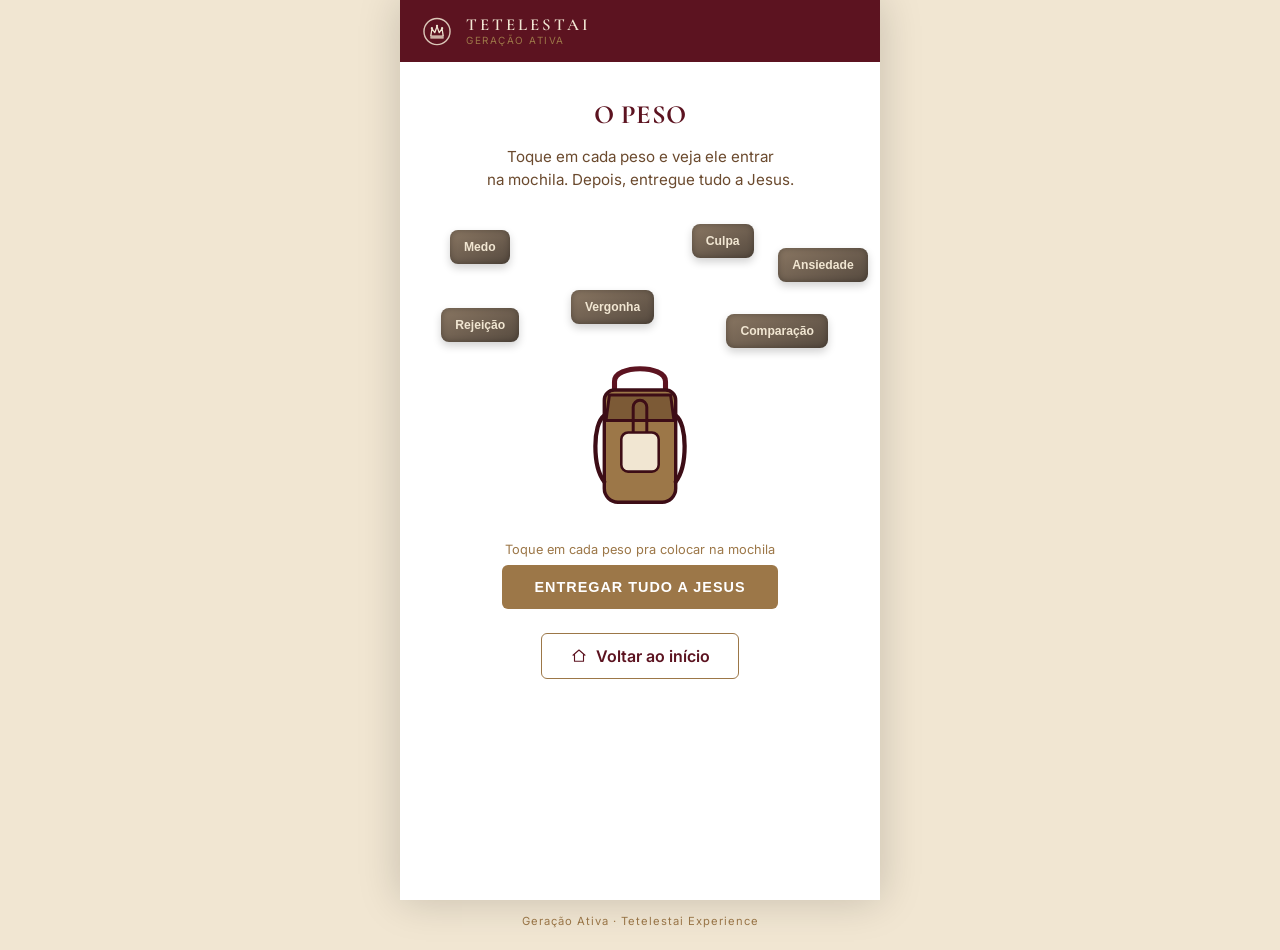
<file: o-peso.html>
<!doctype html>
<html lang="pt-BR">
  <head>
    <meta charset="UTF-8" />
    <meta
      name="viewport"
      content="width=device-width, initial-scale=1.0, maximum-scale=1.0"
    />
    <title>O Peso · Tetelestai</title>
    <link rel="manifest" href="manifest.json" />
    <link rel="preconnect" href="https://fonts.googleapis.com" />
    <link rel="preconnect" href="https://fonts.gstatic.com" crossorigin />
    <link
      href="https://fonts.googleapis.com/css2?family=Cormorant+Garamond:wght@500;600;700&family=Inter:wght@400;500;600;700&display=swap"
      rel="stylesheet"
    />
    <style>
      :root {
        --vinho: #5c1320;
        --vinho-escuro: #3d0d16;
        --bege: #f1e6d2;
        --bege-escuro: #dcc9a3;
        --branco: #ffffff;
        --marrom-claro: #9c7748;
        --marrom-medio: #7c5a36;
        --marrom-texto: #6b4a2e;
        --pedra-1: #8a7763;
        --pedra-2: #6f6052;
        --pedra-3: #564a3f;
        --argamassa: #2a211b;
        --sombra: rgba(0, 0, 0, 0.18);
        font-size: 16px;
      }

      * {
        box-sizing: border-box;
        margin: 0;
        padding: 0;
      }

      body {
        font-family: "Inter", Arial, sans-serif;
        background: var(--bege);
        color: var(--vinho-escuro);
        min-height: 100vh;
      }

      .icon-sprite {
        width: 0;
        height: 0;
        position: absolute;
        overflow: hidden;
      }

      .app {
        max-width: 480px;
        margin: 0 auto;
        min-height: 100vh;
        background: var(--branco);
        box-shadow: 0 0 40px var(--sombra);
        display: flex;
        flex-direction: column;
        position: relative;
        overflow: hidden;
      }

      /* HEADER */
      .topbar {
        background: var(--vinho);
        padding: 14px 20px;
        display: flex;
        align-items: center;
        gap: 12px;
      }
      .logo-mark {
        width: 34px;
        height: 34px;
        color: var(--bege);
        flex-shrink: 0;
      }
      .brand-block {
        display: flex;
        flex-direction: column;
        line-height: 1.1;
      }
      .brand {
        font-family: "Cormorant Garamond", Georgia, serif;
        color: var(--bege);
        letter-spacing: 3px;
        font-weight: 600;
        font-size: 1.05rem;
      }
      .brand-sub {
        color: var(--marrom-claro);
        font-size: 0.62rem;
        letter-spacing: 1.5px;
        text-transform: uppercase;
      }

      .app-footer {
        text-align: center;
        font-size: 0.7rem;
        letter-spacing: 1px;
        color: var(--marrom-claro);
        padding: 14px 0 22px;
        max-width: 480px;
        margin: 0 auto;
        width: 100%;
      }

      /* SCREENS */
      .screen {
        display: none;
        flex: 1;
        flex-direction: column;
        align-items: center;
        text-align: center;
        padding: 40px 24px 50px;
        animation: fadeIn 0.4s ease;
      }
      .screen.active {
        display: flex;
      }

      @keyframes fadeIn {
        from {
          opacity: 0;
          transform: translateY(8px);
        }
        to {
          opacity: 1;
          transform: translateY(0);
        }
      }

      .icon-hero {
        width: 42px;
        height: 42px;
        color: var(--marrom-claro);
        margin-bottom: 14px;
      }
      .icon-hero.glow {
        filter: drop-shadow(0 0 10px rgba(156, 119, 72, 0.6));
      }

      .title {
        font-family: "Cormorant Garamond", Georgia, serif;
        color: var(--vinho);
        font-size: 1.65rem;
        font-weight: 700;
        line-height: 1.3;
        letter-spacing: 0.5px;
        margin-bottom: 14px;
      }

      .subtitle {
        color: var(--marrom-texto);
        font-size: 0.95rem;
        line-height: 1.5;
        margin-bottom: 26px;
      }

      /* MUROS GRID */
      .muros-grid {
        display: grid;
        grid-template-columns: 1fr 1fr;
        gap: 12px;
        width: 100%;
        margin-bottom: 24px;
      }

      .muro-card {
        background: var(--bege);
        border: 1px solid var(--bege-escuro);
        border-radius: 10px;
        padding: 18px 10px;
        color: var(--vinho);
        display: flex;
        flex-direction: column;
        align-items: center;
        gap: 8px;
        cursor: pointer;
        transition:
          transform 0.15s,
          background 0.15s,
          color 0.15s;
      }
      .muro-icon {
        width: 26px;
        height: 26px;
        color: currentColor;
      }
      .muro-card span {
        font-size: 0.78rem;
        font-weight: 600;
        letter-spacing: 0.3px;
      }
      .muro-card:hover {
        background: var(--marrom-claro);
        color: var(--branco);
        transform: translateY(-2px);
      }

      .hint {
        color: var(--marrom-claro);
        font-size: 0.8rem;
        margin-top: 18px;
      }
      .pulse {
        animation: pulse 1.6s infinite;
      }
      @keyframes pulse {
        0%,
        100% {
          opacity: 0.6;
        }
        50% {
          opacity: 1;
        }
      }

      .modules-row {
        display: flex;
        flex-wrap: wrap;
        gap: 8px;
        justify-content: center;
        margin-top: auto;
        padding-top: 24px;
      }
      .module-chip {
        display: inline-flex;
        align-items: center;
        gap: 6px;
        background: var(--bege);
        border: 1px solid var(--bege-escuro);
        color: var(--vinho);
        font-size: 0.72rem;
        font-weight: 600;
        text-decoration: none;
        padding: 8px 12px;
        border-radius: 20px;
        transition:
          background 0.15s,
          color 0.15s;
      }
      .module-chip:hover {
        background: var(--marrom-claro);
        color: var(--branco);
      }
      .module-chip .inline-icon {
        width: 15px;
        height: 15px;
      }

      .link-estudos {
        margin-top: 14px;
        padding-top: 18px;
        display: inline-flex;
        align-items: center;
        gap: 6px;
        color: var(--vinho);
        font-size: 0.85rem;
        font-weight: 600;
        text-decoration: none;
        border-top: 1px solid var(--bege-escuro);
        width: 100%;
        justify-content: center;
      }

      .inline-icon {
        width: 18px;
        height: 18px;
        flex-shrink: 0;
        color: var(--marrom-claro);
      }

      /* arquivo: MURO DE PEDRA */
      .wall-visual {
        width: 230px;
        height: 230px;
        margin: 10px 0 20px;
        cursor: pointer;
        position: relative;
        border-radius: 4px;
        box-shadow: 0 10px 24px var(--sombra);
      }

      .wall-bricks {
        position: absolute;
        inset: 0;
        display: grid;
        grid-template-columns: repeat(4, 1fr);
        grid-template-rows: repeat(5, 1fr);
        gap: 3px;
        border-radius: 4px;
        overflow: hidden;
      }

      .brick {
        position: relative;
        background:
          radial-gradient(
            120% 140% at 20% 15%,
            rgba(255, 255, 255, 0.1),
            transparent 55%
          ),
          linear-gradient(
            155deg,
            var(--pedra-1),
            var(--pedra-2) 55%,
            var(--pedra-3)
          );
        box-shadow: inset 0 0 6px rgba(0, 0, 0, 0.35);
        transition:
          transform 0.5s ease,
          opacity 0.5s ease;
      }
      .brick::after {
        content: "";
        position: absolute;
        inset: 0;
        background-image:
          radial-gradient(
            circle at 30% 30%,
            rgba(0, 0, 0, 0.12) 0,
            transparent 35%
          ),
          radial-gradient(
            circle at 70% 65%,
            rgba(0, 0, 0, 0.1) 0,
            transparent 30%
          );
      }
      .brick.shift-a {
        filter: brightness(1.08);
      }
      .brick.shift-b {
        filter: brightness(0.92);
      }
      .brick.shift-c {
        filter: brightness(1);
      }

      .crack-overlay {
        position: absolute;
        inset: 0;
        width: 100%;
        height: 100%;
        pointer-events: none;
      }
      .crack {
        fill: none;
        stroke: var(--argamassa);
        stroke-width: 2.4;
        stroke-linecap: round;
        stroke-linejoin: round;
        opacity: 0;
        filter: drop-shadow(0 0 1px rgba(0, 0, 0, 0.6));
        transition: opacity 0.35s ease;
      }
      .crack-1.show,
      .crack-2.show,
      .crack-3.show {
        opacity: 0.9;
      }

      #wall-label {
        position: absolute;
        inset: 0;
        display: flex;
        align-items: center;
        justify-content: center;
        color: var(--bege);
        font-family: "Cormorant Garamond", Georgia, serif;
        font-weight: 700;
        font-size: 1.3rem;
        letter-spacing: 2px;
        text-shadow: 0 2px 6px rgba(0, 0, 0, 0.6);
        pointer-events: none;
      }

      .wall-visual.shaking .wall-bricks {
        animation: shake 0.35s;
      }
      @keyframes shake {
        0%,
        100% {
          transform: translateX(0);
        }
        25% {
          transform: translateX(-5px) rotate(-0.5deg);
        }
        75% {
          transform: translateX(5px) rotate(0.5deg);
        }
      }

      /* TETELESTAI */
      .scene-sky {
        width: 100%;
        height: 150px;
        background: linear-gradient(180deg, var(--marrom-claro), var(--bege));
        border-radius: 8px;
        margin-bottom: 24px;
        position: relative;
        display: flex;
        align-items: flex-end;
        justify-content: center;
        padding-bottom: 14px;
      }
      .scene-cross {
        width: 46px;
        height: 46px;
        color: var(--vinho-escuro);
      }

      .tetelestai-mark {
        font-family: "Cormorant Garamond", Georgia, serif;
        color: var(--vinho);
        font-weight: 700;
        font-size: 1.5rem;
        letter-spacing: 2px;
        margin: 16px 0 30px;
        line-height: 1.6;
      }
      .tetelestai-mark span {
        display: block;
        font-size: 0.85rem;
        font-family: "Inter", Arial, sans-serif;
        font-weight: 600;
        color: var(--marrom-texto);
        letter-spacing: 1px;
      }

      .btn-primary {
        background: var(--marrom-claro);
        color: var(--branco);
        border: none;
        padding: 14px 32px;
        border-radius: 6px;
        font-weight: 700;
        letter-spacing: 1px;
        font-size: 0.9rem;
        cursor: pointer;
        margin-top: 8px;
        transition: background 0.15s;
      }
      .btn-primary:hover {
        background: var(--vinho);
      }
      .btn-primary.big {
        padding: 18px 40px;
        font-size: 1.05rem;
      }

      .btn-secondary {
        background: transparent;
        color: var(--vinho);
        border: 1px solid var(--marrom-claro);
        padding: 12px 28px;
        border-radius: 6px;
        font-weight: 600;
        margin-top: 24px;
        cursor: pointer;
        display: inline-flex;
        align-items: center;
        gap: 8px;
        text-decoration: none;
      }
      .btn-secondary .inline-icon {
        color: var(--vinho);
      }

      .meaning-list {
        list-style: none;
        width: 100%;
        text-align: left;
        margin-bottom: 24px;
      }
      .meaning-list li {
        display: flex;
        align-items: center;
        gap: 14px;
        padding: 12px 14px;
        background: var(--bege);
        border-radius: 8px;
        margin-bottom: 8px;
        font-size: 0.9rem;
        color: var(--vinho-escuro);
      }
      .meaning-list .inline-icon {
        width: 22px;
        height: 22px;
      }

      .verse {
        color: var(--marrom-texto);
        font-style: italic;
        font-size: 0.9rem;
        line-height: 1.5;
        margin-bottom: 26px;
      }
      .verse strong {
        display: block;
        font-style: normal;
        color: var(--vinho);
        margin-top: 6px;
        letter-spacing: 1px;
      }

      #mural-input {
        width: 100%;
        min-height: 70px;
        border: 1px solid var(--bege-escuro);
        border-radius: 8px;
        background: var(--bege);
        padding: 12px;
        font-family: "Inter", Arial, sans-serif;
        font-size: 0.9rem;
        resize: none;
        margin-bottom: 12px;
        color: var(--vinho-escuro);
      }

      .mural-wall {
        width: 100%;
        margin-top: 36px;
        padding-top: 24px;
        border-top: 1px solid var(--bege-escuro);
      }
      .mural-wall h3 {
        font-family: "Cormorant Garamond", Georgia, serif;
        color: var(--vinho);
        margin-bottom: 4px;
        font-size: 1.2rem;
      }

      .mural-cloud {
        display: flex;
        flex-wrap: wrap;
        gap: 10px;
        justify-content: center;
        margin-top: 16px;
        min-height: 40px;
      }
      .mural-cloud span {
        color: var(--marrom-claro);
        font-weight: 600;
      }
      .mural-cloud span:nth-child(odd) {
        color: var(--vinho);
        font-size: 1.05em;
      }
      .mural-cloud .empty {
        color: var(--marrom-texto);
        font-size: 0.85rem;
        font-style: italic;
      }

      @media (max-width: 380px) {
        .title {
          font-size: 1.4rem;
        }
        .wall-visual {
          width: 190px;
          height: 190px;
        }
      }

      /* TELAS DE MÓDULO (genérico) */
      .module-screen {
        padding-top: 36px;
      }

      /* arquivo: ESTUDOS */
      .estudos-list {
        width: 100%;
        display: flex;
        flex-direction: column;
        gap: 10px;
        margin-bottom: 8px;
      }
      .estudo-card {
        display: flex;
        align-items: center;
        justify-content: space-between;
        gap: 12px;
        background: var(--bege);
        border: 1px solid var(--bege-escuro);
        border-radius: 10px;
        padding: 14px 16px;
        text-decoration: none;
        transition: background 0.15s;
      }
      .estudo-card:hover {
        background: var(--bege-escuro);
      }
      .estudo-info {
        display: flex;
        flex-direction: column;
        gap: 3px;
        text-align: left;
      }
      .estudo-numero {
        font-size: 0.68rem;
        letter-spacing: 1.5px;
        color: var(--marrom-claro);
        font-weight: 700;
      }
      .estudo-titulo {
        font-size: 0.88rem;
        color: var(--vinho-escuro);
        font-weight: 600;
      }
      .estudo-card .inline-icon {
        flex-shrink: 0;
      }

      /* arquivo: TROQUE A MENTIRA */
      .lies-list {
        width: 100%;
        display: flex;
        flex-direction: column;
        gap: 12px;
        margin-bottom: 8px;
        perspective: 800px;
      }
      .lie-card {
        background: none;
        border: none;
        padding: 0;
        cursor: pointer;
        height: 64px;
      }
      .lie-card-inner {
        position: relative;
        width: 100%;
        height: 100%;
        transition: transform 0.5s;
        transform-style: preserve-3d;
      }
      .lie-card.flipped .lie-card-inner {
        transform: rotateX(180deg);
      }
      .lie-face {
        position: absolute;
        inset: 0;
        border-radius: 14px;
        display: flex;
        align-items: center;
        justify-content: center;
        gap: 8px;
        backface-visibility: hidden;
        font-weight: 600;
        font-size: 0.88rem;
        padding: 0 18px;
        text-align: center;
      }
      .lie-front {
        background: #6e2430;
        color: var(--bege);
        border: 1px solid #8a3340;
      }
      .lie-front .inline-icon {
        color: var(--bege);
        opacity: 0.7;
        width: 16px;
        height: 16px;
      }
      .lie-back {
        background: var(--marrom-claro);
        color: var(--branco);
        transform: rotateX(180deg);
      }

      /* arquivo: O PESO */
      .peso-scene {
        position: relative;
        width: 100%;
        height: 300px;
        margin-bottom: 6px;
      }
      .pesos-area {
        position: absolute;
        inset: 0;
        z-index: 2;
      }
      .peso-item {
        position: absolute;
        background: linear-gradient(155deg, var(--pedra-1), var(--pedra-3));
        color: var(--bege);
        border: none;
        border-radius: 8px;
        padding: 10px 14px;
        font-weight: 700;
        font-size: 0.76rem;
        cursor: pointer;
        box-shadow:
          inset 0 0 6px rgba(0, 0, 0, 0.3),
          0 4px 8px var(--sombra);
        transition:
          transform 0.55s cubic-bezier(0.55, 0, 0.85, 0.35),
          opacity 0.5s ease;
      }
      .peso-item.entregue {
        pointer-events: none;
      }

      .bag-wrap {
        position: absolute;
        bottom: 0;
        left: 50%;
        transform: translateX(-50%);
        width: 170px;
        z-index: 1;
      }
      .bag-svg {
        width: 100%;
        display: block;
      }
      .bag-svg.bounce {
        animation: bagBounce 0.4s ease;
      }
      @keyframes bagBounce {
        0% {
          transform: scale(1);
        }
        40% {
          transform: scale(1.06, 0.94) translateY(3px);
        }
        100% {
          transform: scale(1);
        }
      }
      .bag-opening {
        position: absolute;
        top: 4%;
        left: 50%;
        width: 2px;
        height: 2px;
      }

      /* Notificação */
      .overlay {
        position: fixed;
        inset: 0;
        background: rgba(61, 13, 22, 0.55);
        display: flex;
        align-items: center;
        justify-content: center;
        padding: 24px;
        opacity: 0;
        pointer-events: none;
        transition: opacity 0.3s ease;
        z-index: 50;
      }
      .overlay.show {
        opacity: 1;
        pointer-events: auto;
      }
      .overlay-card {
        background: var(--branco);
        border-radius: 14px;
        padding: 32px 26px;
        max-width: 320px;
        text-align: center;
        box-shadow: 0 16px 40px rgba(0, 0, 0, 0.3);
        transform: translateY(10px) scale(0.96);
        transition: transform 0.3s ease;
      }
      .overlay.show .overlay-card {
        transform: translateY(0) scale(1);
      }
      .overlay-icon {
        width: 46px;
        height: 46px;
        color: var(--marrom-claro);
        margin-bottom: 12px;
      }
      .overlay-card h3 {
        font-family: "Cormorant Garamond", Georgia, serif;
        color: var(--vinho);
        font-size: 1.4rem;
        margin-bottom: 10px;
      }
      .overlay-card p {
        color: var(--marrom-texto);
        font-size: 0.88rem;
        line-height: 1.5;
        margin-bottom: 20px;
      }

      /* arquivo: A CONTA PAGA */
      .receipt {
        width: 100%;
        background: var(--bege);
        border: 1px dashed var(--bege-escuro);
        border-radius: 4px;
        padding: 22px 18px;
        margin-bottom: 24px;
        position: relative;
        overflow: hidden;
        font-family: "Inter", monospace;
        box-shadow: 0 10px 26px var(--sombra);
        clip-path: polygon(
          0% 2%,
          4% 0%,
          8% 2%,
          12% 0%,
          16% 2%,
          20% 0%,
          24% 2%,
          28% 0%,
          32% 2%,
          36% 0%,
          40% 2%,
          44% 0%,
          48% 2%,
          52% 0%,
          56% 2%,
          60% 0%,
          64% 2%,
          68% 0%,
          72% 2%,
          76% 0%,
          80% 2%,
          84% 0%,
          88% 2%,
          92% 0%,
          96% 2%,
          100% 0%,
          100% 98%,
          96% 100%,
          92% 98%,
          88% 100%,
          84% 98%,
          80% 100%,
          76% 98%,
          72% 100%,
          68% 98%,
          64% 100%,
          60% 98%,
          56% 100%,
          52% 98%,
          48% 100%,
          44% 98%,
          40% 100%,
          36% 98%,
          32% 100%,
          28% 98%,
          24% 100%,
          20% 98%,
          16% 100%,
          12% 98%,
          8% 100%,
          4% 98%,
          0% 100%
        );
      }
      .receipt-watermark {
        position: absolute;
        top: 48%;
        left: 50%;
        transform: translate(-50%, -50%) rotate(-22deg);
        font-family: "Cormorant Garamond", Georgia, serif;
        font-weight: 700;
        font-size: 1.9rem;
        letter-spacing: 3px;
        color: var(--vinho);
        opacity: 0;
        white-space: nowrap;
        transition: opacity 0.6s ease;
        pointer-events: none;
      }
      .receipt-watermark.show {
        opacity: 0.12;
      }
      .receipt-head {
        text-align: center;
        font-weight: 700;
        letter-spacing: 2px;
        color: var(--vinho);
        margin-bottom: 14px;
        border-bottom: 1px dashed var(--bege-escuro);
        padding-bottom: 10px;
        position: relative;
      }
      .receipt-list {
        list-style: none;
        position: relative;
      }
      .receipt-list li {
        display: flex;
        justify-content: space-between;
        padding: 6px 0;
        font-size: 0.85rem;
        color: var(--vinho-escuro);
      }
      .stamp-mini {
        font-weight: 700;
        color: #8a3340;
        transition: color 0.2s;
      }
      .receipt-list li.paid .stamp-mini {
        color: var(--marrom-claro);
      }
      .receipt-total {
        display: flex;
        justify-content: space-between;
        margin-top: 12px;
        padding-top: 10px;
        border-top: 1px dashed var(--bege-escuro);
        font-weight: 700;
        color: var(--vinho);
        position: relative;
      }
      .receipt-stamp {
        position: absolute;
        top: 34%;
        right: 14px;
        display: flex;
        align-items: center;
        gap: 4px;
        border: 3px double #8a3340;
        color: #8a3340;
        font-weight: 700;
        letter-spacing: 2px;
        padding: 6px 12px;
        border-radius: 8px;
        font-size: 0.95rem;
        transform: rotate(-18deg) scale(0);
        opacity: 0;
        transition:
          transform 0.45s cubic-bezier(0.34, 1.56, 0.64, 1),
          opacity 0.3s ease;
      }
      .receipt-stamp .inline-icon {
        width: 16px;
        height: 16px;
        color: #8a3340;
      }
      .receipt-stamp.show {
        transform: rotate(-18deg) scale(1);
        opacity: 0.92;
      }
      .receipt.shine {
        animation: shineSweep 1s ease;
      }
      @keyframes shineSweep {
        0% {
          box-shadow: 0 10px 26px var(--sombra);
        }
        50% {
          box-shadow:
            0 10px 26px var(--sombra),
            0 0 28px rgba(156, 119, 72, 0.55);
        }
        100% {
          box-shadow: 0 10px 26px var(--sombra);
        }
      }

      .verse-spaced {
        margin-top: 26px;
      }
    </style>
  </head>
  <body>
    <svg class="icon-sprite" aria-hidden="true">
      <defs>
        <symbol id="icon-logo" viewBox="0 0 120 120">
          <circle
            cx="60"
            cy="62"
            r="46"
            fill="none"
            stroke="currentColor"
            stroke-width="5"
            stroke-linecap="round"
            opacity="0.85"
          />
          <path
            d="M38 78 L42 52 L52 66 L60 44 L68 66 L78 52 L82 78 Z"
            fill="none"
            stroke="currentColor"
            stroke-width="4.5"
            stroke-linejoin="round"
            stroke-linecap="round"
          />
          <line
            x1="38"
            y1="84"
            x2="82"
            y2="84"
            stroke="currentColor"
            stroke-width="4.5"
            stroke-linecap="round"
          />
          <circle cx="42" cy="50" r="4" fill="currentColor" />
          <circle cx="60" cy="42" r="4" fill="currentColor" />
          <circle cx="78" cy="50" r="4" fill="currentColor" />
        </symbol>
        <symbol id="icon-casa" viewBox="0 0 24 24">
          <path
            d="M4 11 L12 4 L20 11 M6 10 V19 H18 V10"
            fill="none"
            stroke="currentColor"
            stroke-width="1.5"
            stroke-linejoin="round"
            stroke-linecap="round"
          />
        </symbol>
        <symbol id="icon-mochila" viewBox="0 0 24 24">
          <path
            d="M8 9 V6 a4 4 0 0 1 8 0 V9"
            fill="none"
            stroke="currentColor"
            stroke-width="1.5"
          />
          <path
            d="M6 9 H18 a2 2 0 0 1 2 2 V19 a2 2 0 0 1-2 2 H6 a2 2 0 0 1-2-2 V11 a2 2 0 0 1 2-2 Z"
            fill="none"
            stroke="currentColor"
            stroke-width="1.5"
            stroke-linejoin="round"
          />
          <path
            d="M9 13 H15 M9 17 H15"
            fill="none"
            stroke="currentColor"
            stroke-width="1.3"
            stroke-linecap="round"
          />
        </symbol>
        <symbol id="icon-check-circle" viewBox="0 0 24 24">
          <circle
            cx="12"
            cy="12"
            r="9.2"
            fill="none"
            stroke="currentColor"
            stroke-width="1.6"
          />
          <path
            d="M8 12.3 L11 15.3 L16.5 8.5"
            fill="none"
            stroke="currentColor"
            stroke-width="1.7"
            stroke-linecap="round"
            stroke-linejoin="round"
          />
        </symbol>
      </defs>
    </svg>

    <div class="app">
      <header class="topbar">
        <svg class="logo-mark"><use href="#icon-logo" /></svg>
        <div class="brand-block">
          <span class="brand">TETELESTAI</span>
          <span class="brand-sub">Geração Ativa</span>
        </div>
      </header>

      <section class="screen active module-screen">
        <h1 class="title">O PESO</h1>
        <p class="subtitle">
          Toque em cada peso e veja ele entrar<br />na mochila. Depois, entregue
          tudo a Jesus.
        </p>

        <div class="peso-scene">
          <div class="pesos-area" id="pesos-area"></div>

          <div class="bag-wrap">
            <span class="bag-opening" id="bag-opening"></span>
            <svg class="bag-svg" id="bag-svg" viewBox="0 0 200 230">
              <path
                d="M70 70 C70 50 130 50 130 70 V86 H70 Z"
                fill="none"
                stroke="var(--vinho)"
                stroke-width="6"
                stroke-linejoin="round"
              />
              <path
                d="M58 92 a12 12 0 0 1 12-12 H130 a12 12 0 0 1 12 12 V196 a16 16 0 0 1-16 16 H74 a16 16 0 0 1-16-16 Z"
                fill="var(--marrom-claro)"
                stroke="var(--vinho-escuro)"
                stroke-width="4"
              />
              <path
                d="M64 86 H136 L140 116 H60 Z"
                fill="var(--marrom-medio)"
                stroke="var(--vinho-escuro)"
                stroke-width="3.5"
                stroke-linejoin="round"
              />
              <rect
                x="78"
                y="130"
                width="44"
                height="46"
                rx="8"
                fill="var(--bege)"
                stroke="var(--vinho-escuro)"
                stroke-width="3"
              />
              <path
                d="M92 130 V100 a8 8 0 0 1 16 0 V130"
                fill="none"
                stroke="var(--vinho-escuro)"
                stroke-width="3.5"
              />
              <path
                d="M58 110 C44 120 44 170 58 188"
                fill="none"
                stroke="var(--vinho-escuro)"
                stroke-width="5"
                stroke-linecap="round"
              />
              <path
                d="M142 110 C156 120 156 170 142 188"
                fill="none"
                stroke="var(--vinho-escuro)"
                stroke-width="5"
                stroke-linecap="round"
              />
            </svg>
          </div>
        </div>

        <p class="hint" id="backpack-hint">
          Toque em cada peso pra colocar na mochila
        </p>

        <button id="btn-entregar-tudo" class="btn-primary">
          ENTREGAR TUDO A JESUS
        </button>
        <a href="index.html" class="btn-secondary"
          ><svg class="inline-icon"><use href="#icon-casa" /></svg> Voltar ao
          início</a
        >
      </section>
    </div>

    <div class="overlay" id="overlay">
      <div class="overlay-card">
        <svg class="overlay-icon"><use href="#icon-check-circle" /></svg>
        <h3>Está consumado.</h3>
        <p>
          Esse peso já foi pago por Cristo na cruz.<br />Você não precisa mais
          carregá-lo.
        </p>
        <button class="btn-primary" id="btn-overlay-fechar">CONTINUAR</button>
      </div>
    </div>

    <footer class="app-footer">
      Geração Ativa &middot; Tetelestai Experience
    </footer>

    <script>
      const pesos = [
        "Medo",
        "Culpa",
        "Vergonha",
        "Ansiedade",
        "Rejeição",
        "Comparação",
      ];
      const posicoes = [
        { top: "4%", left: "6%" },
        { top: "2%", left: "62%" },
        { top: "24%", left: "34%" },
        { top: "10%", left: "82%" },
        { top: "30%", left: "4%" },
        { top: "32%", left: "70%" },
      ];

      const area = document.getElementById("pesos-area");
      const bagOpening = document.getElementById("bag-opening");
      const bagSvg = document.getElementById("bag-svg");
      const hint = document.getElementById("backpack-hint");
      const overlay = document.getElementById("overlay");
      let entregues = 0;

      function montarPesos() {
        area.innerHTML = "";
        entregues = 0;
        pesos.forEach((nome, i) => {
          const peso = document.createElement("button");
          peso.className = "peso-item";
          peso.textContent = nome;
          peso.style.top = posicoes[i].top;
          peso.style.left = posicoes[i].left;
          peso.addEventListener("click", () => entregarPeso(peso));
          area.appendChild(peso);
        });
      }

      function entregarPeso(el) {
        if (el.classList.contains("entregue")) return;
        el.classList.add("entregue");

        const itemRect = el.getBoundingClientRect();
        const openRect = bagOpening.getBoundingClientRect();
        const dx =
          openRect.left +
          openRect.width / 2 -
          (itemRect.left + itemRect.width / 2);
        const dy =
          openRect.top +
          openRect.height / 2 -
          (itemRect.top + itemRect.height / 2);

        el.style.transform = `translate(${dx}px, ${dy}px) scale(0.15) rotate(15deg)`;
        el.style.opacity = "0";

        bagSvg.classList.remove("bounce");
        setTimeout(() => bagSvg.classList.add("bounce"), 400);

        setTimeout(() => {
          el.remove();
          entregues++;
          if (entregues === pesos.length) {
            hint.textContent = "Mochila vazia. Mais leve, mais livre.";
            setTimeout(() => overlay.classList.add("show"), 300);
          }
        }, 550);
      }

      document
        .getElementById("btn-entregar-tudo")
        .addEventListener("click", () => {
          document
            .querySelectorAll(".peso-item:not(.entregue)")
            .forEach((el, i) => {
              setTimeout(() => entregarPeso(el), i * 220);
            });
        });

      document
        .getElementById("btn-overlay-fechar")
        .addEventListener("click", () => {
          overlay.classList.remove("show");
        });

      montarPesos();
    </script>
  </body>
</html>
</file>
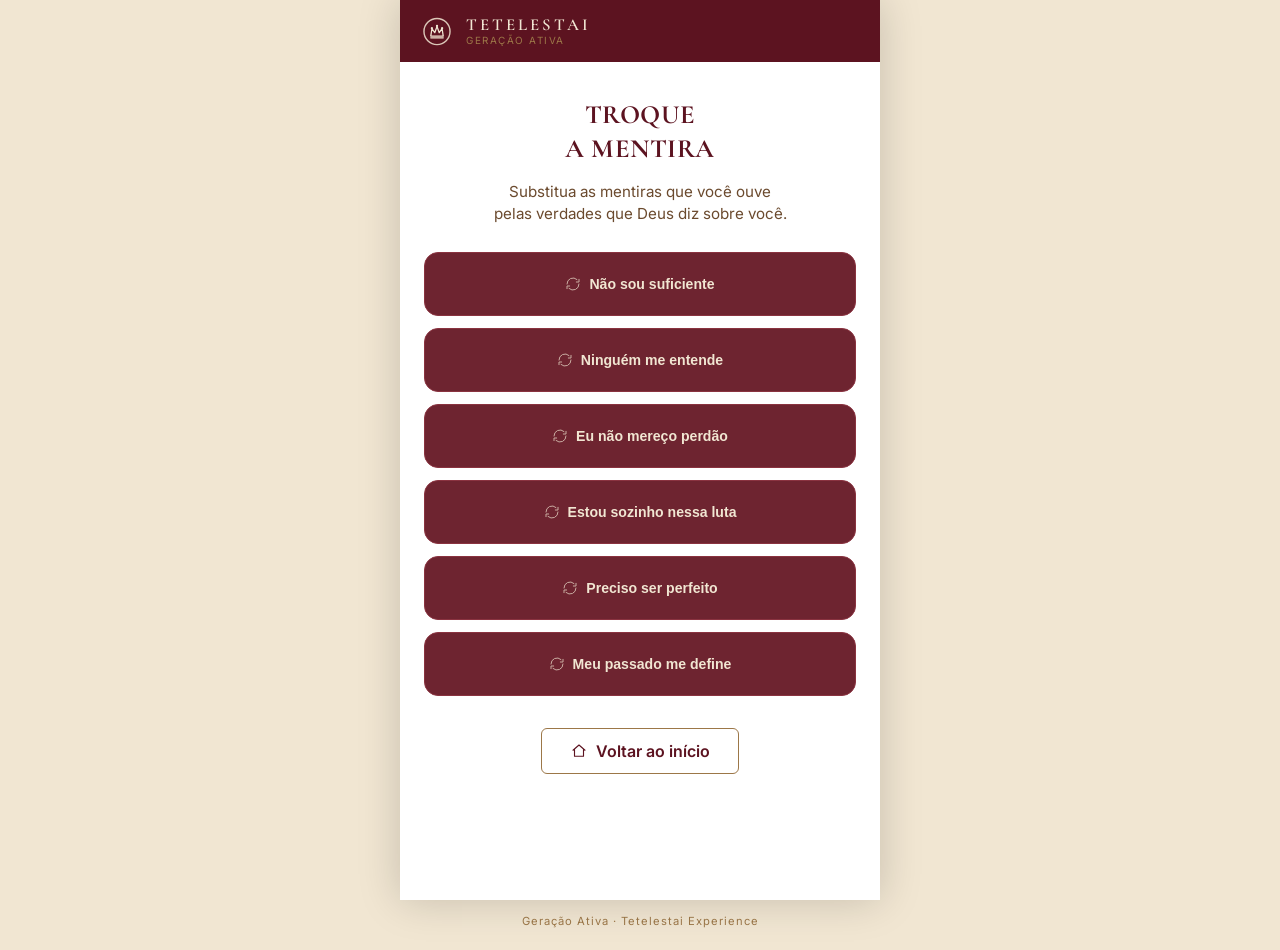
<file: troque-a-mentira.html>
<!doctype html>
<html lang="pt-BR">
  <head>
    <meta charset="UTF-8" />
    <meta
      name="viewport"
      content="width=device-width, initial-scale=1.0, maximum-scale=1.0"
    />
    <title>Troque a Mentira · Tetelestai</title>
    <link rel="manifest" href="manifest.json" />
    <link rel="preconnect" href="https://fonts.googleapis.com" />
    <link rel="preconnect" href="https://fonts.gstatic.com" crossorigin />
    <link
      href="https://fonts.googleapis.com/css2?family=Cormorant+Garamond:wght@500;600;700&family=Inter:wght@400;500;600;700&display=swap"
      rel="stylesheet"
    />
    <style>
      :root {
        --vinho: #5c1320;
        --vinho-escuro: #3d0d16;
        --bege: #f1e6d2;
        --bege-escuro: #dcc9a3;
        --branco: #ffffff;
        --marrom-claro: #9c7748;
        --marrom-medio: #7c5a36;
        --marrom-texto: #6b4a2e;
        --pedra-1: #8a7763;
        --pedra-2: #6f6052;
        --pedra-3: #564a3f;
        --argamassa: #2a211b;
        --sombra: rgba(0, 0, 0, 0.18);
        font-size: 16px;
      }

      * {
        box-sizing: border-box;
        margin: 0;
        padding: 0;
      }

      body {
        font-family: "Inter", Arial, sans-serif;
        background: var(--bege);
        color: var(--vinho-escuro);
        min-height: 100vh;
      }

      .icon-sprite {
        width: 0;
        height: 0;
        position: absolute;
        overflow: hidden;
      }

      .app {
        max-width: 480px;
        margin: 0 auto;
        min-height: 100vh;
        background: var(--branco);
        box-shadow: 0 0 40px var(--sombra);
        display: flex;
        flex-direction: column;
        position: relative;
        overflow: hidden;
      }

      /* HEADER */
      .topbar {
        background: var(--vinho);
        padding: 14px 20px;
        display: flex;
        align-items: center;
        gap: 12px;
      }
      .logo-mark {
        width: 34px;
        height: 34px;
        color: var(--bege);
        flex-shrink: 0;
      }
      .brand-block {
        display: flex;
        flex-direction: column;
        line-height: 1.1;
      }
      .brand {
        font-family: "Cormorant Garamond", Georgia, serif;
        color: var(--bege);
        letter-spacing: 3px;
        font-weight: 600;
        font-size: 1.05rem;
      }
      .brand-sub {
        color: var(--marrom-claro);
        font-size: 0.62rem;
        letter-spacing: 1.5px;
        text-transform: uppercase;
      }

      .app-footer {
        text-align: center;
        font-size: 0.7rem;
        letter-spacing: 1px;
        color: var(--marrom-claro);
        padding: 14px 0 22px;
        max-width: 480px;
        margin: 0 auto;
        width: 100%;
      }

      /* SCREENS */
      .screen {
        display: none;
        flex: 1;
        flex-direction: column;
        align-items: center;
        text-align: center;
        padding: 40px 24px 50px;
        animation: fadeIn 0.4s ease;
      }
      .screen.active {
        display: flex;
      }

      @keyframes fadeIn {
        from {
          opacity: 0;
          transform: translateY(8px);
        }
        to {
          opacity: 1;
          transform: translateY(0);
        }
      }

      .icon-hero {
        width: 42px;
        height: 42px;
        color: var(--marrom-claro);
        margin-bottom: 14px;
      }
      .icon-hero.glow {
        filter: drop-shadow(0 0 10px rgba(156, 119, 72, 0.6));
      }

      .title {
        font-family: "Cormorant Garamond", Georgia, serif;
        color: var(--vinho);
        font-size: 1.65rem;
        font-weight: 700;
        line-height: 1.3;
        letter-spacing: 0.5px;
        margin-bottom: 14px;
      }

      .subtitle {
        color: var(--marrom-texto);
        font-size: 0.95rem;
        line-height: 1.5;
        margin-bottom: 26px;
      }

      /* MUROS GRID */
      .muros-grid {
        display: grid;
        grid-template-columns: 1fr 1fr;
        gap: 12px;
        width: 100%;
        margin-bottom: 24px;
      }

      .muro-card {
        background: var(--bege);
        border: 1px solid var(--bege-escuro);
        border-radius: 10px;
        padding: 18px 10px;
        color: var(--vinho);
        display: flex;
        flex-direction: column;
        align-items: center;
        gap: 8px;
        cursor: pointer;
        transition:
          transform 0.15s,
          background 0.15s,
          color 0.15s;
      }
      .muro-icon {
        width: 26px;
        height: 26px;
        color: currentColor;
      }
      .muro-card span {
        font-size: 0.78rem;
        font-weight: 600;
        letter-spacing: 0.3px;
      }
      .muro-card:hover {
        background: var(--marrom-claro);
        color: var(--branco);
        transform: translateY(-2px);
      }

      .hint {
        color: var(--marrom-claro);
        font-size: 0.8rem;
        margin-top: 18px;
      }
      .pulse {
        animation: pulse 1.6s infinite;
      }
      @keyframes pulse {
        0%,
        100% {
          opacity: 0.6;
        }
        50% {
          opacity: 1;
        }
      }

      .modules-row {
        display: flex;
        flex-wrap: wrap;
        gap: 8px;
        justify-content: center;
        margin-top: auto;
        padding-top: 24px;
      }
      .module-chip {
        display: inline-flex;
        align-items: center;
        gap: 6px;
        background: var(--bege);
        border: 1px solid var(--bege-escuro);
        color: var(--vinho);
        font-size: 0.72rem;
        font-weight: 600;
        text-decoration: none;
        padding: 8px 12px;
        border-radius: 20px;
        transition:
          background 0.15s,
          color 0.15s;
      }
      .module-chip:hover {
        background: var(--marrom-claro);
        color: var(--branco);
      }
      .module-chip .inline-icon {
        width: 15px;
        height: 15px;
      }

      .link-estudos {
        margin-top: 14px;
        padding-top: 18px;
        display: inline-flex;
        align-items: center;
        gap: 6px;
        color: var(--vinho);
        font-size: 0.85rem;
        font-weight: 600;
        text-decoration: none;
        border-top: 1px solid var(--bege-escuro);
        width: 100%;
        justify-content: center;
      }

      .inline-icon {
        width: 18px;
        height: 18px;
        flex-shrink: 0;
        color: var(--marrom-claro);
      }

      /* MURO DE PEDRA */
      .wall-visual {
        width: 230px;
        height: 230px;
        margin: 10px 0 20px;
        cursor: pointer;
        position: relative;
        border-radius: 4px;
        box-shadow: 0 10px 24px var(--sombra);
      }

      .wall-bricks {
        position: absolute;
        inset: 0;
        display: grid;
        grid-template-columns: repeat(4, 1fr);
        grid-template-rows: repeat(5, 1fr);
        gap: 3px;
        border-radius: 4px;
        overflow: hidden;
      }

      .brick {
        position: relative;
        background:
          radial-gradient(
            120% 140% at 20% 15%,
            rgba(255, 255, 255, 0.1),
            transparent 55%
          ),
          linear-gradient(
            155deg,
            var(--pedra-1),
            var(--pedra-2) 55%,
            var(--pedra-3)
          );
        box-shadow: inset 0 0 6px rgba(0, 0, 0, 0.35);
        transition:
          transform 0.5s ease,
          opacity 0.5s ease;
      }
      .brick::after {
        content: "";
        position: absolute;
        inset: 0;
        background-image:
          radial-gradient(
            circle at 30% 30%,
            rgba(0, 0, 0, 0.12) 0,
            transparent 35%
          ),
          radial-gradient(
            circle at 70% 65%,
            rgba(0, 0, 0, 0.1) 0,
            transparent 30%
          );
      }
      .brick.shift-a {
        filter: brightness(1.08);
      }
      .brick.shift-b {
        filter: brightness(0.92);
      }
      .brick.shift-c {
        filter: brightness(1);
      }

      .crack-overlay {
        position: absolute;
        inset: 0;
        width: 100%;
        height: 100%;
        pointer-events: none;
      }
      .crack {
        fill: none;
        stroke: var(--argamassa);
        stroke-width: 2.4;
        stroke-linecap: round;
        stroke-linejoin: round;
        opacity: 0;
        filter: drop-shadow(0 0 1px rgba(0, 0, 0, 0.6));
        transition: opacity 0.35s ease;
      }
      .crack-1.show,
      .crack-2.show,
      .crack-3.show {
        opacity: 0.9;
      }

      #wall-label {
        position: absolute;
        inset: 0;
        display: flex;
        align-items: center;
        justify-content: center;
        color: var(--bege);
        font-family: "Cormorant Garamond", Georgia, serif;
        font-weight: 700;
        font-size: 1.3rem;
        letter-spacing: 2px;
        text-shadow: 0 2px 6px rgba(0, 0, 0, 0.6);
        pointer-events: none;
      }

      .wall-visual.shaking .wall-bricks {
        animation: shake 0.35s;
      }
      @keyframes shake {
        0%,
        100% {
          transform: translateX(0);
        }
        25% {
          transform: translateX(-5px) rotate(-0.5deg);
        }
        75% {
          transform: translateX(5px) rotate(0.5deg);
        }
      }

      /* TETELESTAI */
      .scene-sky {
        width: 100%;
        height: 150px;
        background: linear-gradient(180deg, var(--marrom-claro), var(--bege));
        border-radius: 8px;
        margin-bottom: 24px;
        position: relative;
        display: flex;
        align-items: flex-end;
        justify-content: center;
        padding-bottom: 14px;
      }
      .scene-cross {
        width: 46px;
        height: 46px;
        color: var(--vinho-escuro);
      }

      .tetelestai-mark {
        font-family: "Cormorant Garamond", Georgia, serif;
        color: var(--vinho);
        font-weight: 700;
        font-size: 1.5rem;
        letter-spacing: 2px;
        margin: 16px 0 30px;
        line-height: 1.6;
      }
      .tetelestai-mark span {
        display: block;
        font-size: 0.85rem;
        font-family: "Inter", Arial, sans-serif;
        font-weight: 600;
        color: var(--marrom-texto);
        letter-spacing: 1px;
      }

      .btn-primary {
        background: var(--marrom-claro);
        color: var(--branco);
        border: none;
        padding: 14px 32px;
        border-radius: 6px;
        font-weight: 700;
        letter-spacing: 1px;
        font-size: 0.9rem;
        cursor: pointer;
        margin-top: 8px;
        transition: background 0.15s;
      }
      .btn-primary:hover {
        background: var(--vinho);
      }
      .btn-primary.big {
        padding: 18px 40px;
        font-size: 1.05rem;
      }

      .btn-secondary {
        background: transparent;
        color: var(--vinho);
        border: 1px solid var(--marrom-claro);
        padding: 12px 28px;
        border-radius: 6px;
        font-weight: 600;
        margin-top: 24px;
        cursor: pointer;
        display: inline-flex;
        align-items: center;
        gap: 8px;
        text-decoration: none;
      }
      .btn-secondary .inline-icon {
        color: var(--vinho);
      }

      .meaning-list {
        list-style: none;
        width: 100%;
        text-align: left;
        margin-bottom: 24px;
      }
      .meaning-list li {
        display: flex;
        align-items: center;
        gap: 14px;
        padding: 12px 14px;
        background: var(--bege);
        border-radius: 8px;
        margin-bottom: 8px;
        font-size: 0.9rem;
        color: var(--vinho-escuro);
      }
      .meaning-list .inline-icon {
        width: 22px;
        height: 22px;
      }

      .verse {
        color: var(--marrom-texto);
        font-style: italic;
        font-size: 0.9rem;
        line-height: 1.5;
        margin-bottom: 26px;
      }
      .verse strong {
        display: block;
        font-style: normal;
        color: var(--vinho);
        margin-top: 6px;
        letter-spacing: 1px;
      }

      #mural-input {
        width: 100%;
        min-height: 70px;
        border: 1px solid var(--bege-escuro);
        border-radius: 8px;
        background: var(--bege);
        padding: 12px;
        font-family: "Inter", Arial, sans-serif;
        font-size: 0.9rem;
        resize: none;
        margin-bottom: 12px;
        color: var(--vinho-escuro);
      }

      .mural-wall {
        width: 100%;
        margin-top: 36px;
        padding-top: 24px;
        border-top: 1px solid var(--bege-escuro);
      }
      .mural-wall h3 {
        font-family: "Cormorant Garamond", Georgia, serif;
        color: var(--vinho);
        margin-bottom: 4px;
        font-size: 1.2rem;
      }

      .mural-cloud {
        display: flex;
        flex-wrap: wrap;
        gap: 10px;
        justify-content: center;
        margin-top: 16px;
        min-height: 40px;
      }
      .mural-cloud span {
        color: var(--marrom-claro);
        font-weight: 600;
      }
      .mural-cloud span:nth-child(odd) {
        color: var(--vinho);
        font-size: 1.05em;
      }
      .mural-cloud .empty {
        color: var(--marrom-texto);
        font-size: 0.85rem;
        font-style: italic;
      }

      @media (max-width: 380px) {
        .title {
          font-size: 1.4rem;
        }
        .wall-visual {
          width: 190px;
          height: 190px;
        }
      }

      /* TELAS DE MÓDULO (genérico) */
      .module-screen {
        padding-top: 36px;
      }

      /* arquivo: ESTUDOS */
      .estudos-list {
        width: 100%;
        display: flex;
        flex-direction: column;
        gap: 10px;
        margin-bottom: 8px;
      }
      .estudo-card {
        display: flex;
        align-items: center;
        justify-content: space-between;
        gap: 12px;
        background: var(--bege);
        border: 1px solid var(--bege-escuro);
        border-radius: 10px;
        padding: 14px 16px;
        text-decoration: none;
        transition: background 0.15s;
      }
      .estudo-card:hover {
        background: var(--bege-escuro);
      }
      .estudo-info {
        display: flex;
        flex-direction: column;
        gap: 3px;
        text-align: left;
      }
      .estudo-numero {
        font-size: 0.68rem;
        letter-spacing: 1.5px;
        color: var(--marrom-claro);
        font-weight: 700;
      }
      .estudo-titulo {
        font-size: 0.88rem;
        color: var(--vinho-escuro);
        font-weight: 600;
      }
      .estudo-card .inline-icon {
        flex-shrink: 0;
      }

      /* TROQUE A MENTIRA */
      .lies-list {
        width: 100%;
        display: flex;
        flex-direction: column;
        gap: 12px;
        margin-bottom: 8px;
        perspective: 800px;
      }
      .lie-card {
        background: none;
        border: none;
        padding: 0;
        cursor: pointer;
        height: 64px;
      }
      .lie-card-inner {
        position: relative;
        width: 100%;
        height: 100%;
        transition: transform 0.5s;
        transform-style: preserve-3d;
      }
      .lie-card.flipped .lie-card-inner {
        transform: rotateX(180deg);
      }
      .lie-face {
        position: absolute;
        inset: 0;
        border-radius: 14px;
        display: flex;
        align-items: center;
        justify-content: center;
        gap: 8px;
        backface-visibility: hidden;
        font-weight: 600;
        font-size: 0.88rem;
        padding: 0 18px;
        text-align: center;
      }
      .lie-front {
        background: #6e2430;
        color: var(--bege);
        border: 1px solid #8a3340;
      }
      .lie-front .inline-icon {
        color: var(--bege);
        opacity: 0.7;
        width: 16px;
        height: 16px;
      }
      .lie-back {
        background: var(--marrom-claro);
        color: var(--branco);
        transform: rotateX(180deg);
      }

      /* arquivo: O PESO */
      .peso-scene {
        position: relative;
        width: 100%;
        height: 300px;
        margin-bottom: 6px;
      }
      .pesos-area {
        position: absolute;
        inset: 0;
        z-index: 2;
      }
      .peso-item {
        position: absolute;
        background: linear-gradient(155deg, var(--pedra-1), var(--pedra-3));
        color: var(--bege);
        border: none;
        border-radius: 8px;
        padding: 10px 14px;
        font-weight: 700;
        font-size: 0.76rem;
        cursor: pointer;
        box-shadow:
          inset 0 0 6px rgba(0, 0, 0, 0.3),
          0 4px 8px var(--sombra);
        transition:
          transform 0.55s cubic-bezier(0.55, 0, 0.85, 0.35),
          opacity 0.5s ease;
      }
      .peso-item.entregue {
        pointer-events: none;
      }

      .bag-wrap {
        position: absolute;
        bottom: 0;
        left: 50%;
        transform: translateX(-50%);
        width: 170px;
        z-index: 1;
      }
      .bag-svg {
        width: 100%;
        display: block;
      }
      .bag-svg.bounce {
        animation: bagBounce 0.4s ease;
      }
      @keyframes bagBounce {
        0% {
          transform: scale(1);
        }
        40% {
          transform: scale(1.06, 0.94) translateY(3px);
        }
        100% {
          transform: scale(1);
        }
      }
      .bag-opening {
        position: absolute;
        top: 4%;
        left: 50%;
        width: 2px;
        height: 2px;
      }

      /* Notificação */
      .overlay {
        position: fixed;
        inset: 0;
        background: rgba(61, 13, 22, 0.55);
        display: flex;
        align-items: center;
        justify-content: center;
        padding: 24px;
        opacity: 0;
        pointer-events: none;
        transition: opacity 0.3s ease;
        z-index: 50;
      }
      .overlay.show {
        opacity: 1;
        pointer-events: auto;
      }
      .overlay-card {
        background: var(--branco);
        border-radius: 14px;
        padding: 32px 26px;
        max-width: 320px;
        text-align: center;
        box-shadow: 0 16px 40px rgba(0, 0, 0, 0.3);
        transform: translateY(10px) scale(0.96);
        transition: transform 0.3s ease;
      }
      .overlay.show .overlay-card {
        transform: translateY(0) scale(1);
      }
      .overlay-icon {
        width: 46px;
        height: 46px;
        color: var(--marrom-claro);
        margin-bottom: 12px;
      }
      .overlay-card h3 {
        font-family: "Cormorant Garamond", Georgia, serif;
        color: var(--vinho);
        font-size: 1.4rem;
        margin-bottom: 10px;
      }
      .overlay-card p {
        color: var(--marrom-texto);
        font-size: 0.88rem;
        line-height: 1.5;
        margin-bottom: 20px;
      }

      /* arquivo: A CONTA PAGA */
      .receipt {
        width: 100%;
        background: var(--bege);
        border: 1px dashed var(--bege-escuro);
        border-radius: 4px;
        padding: 22px 18px;
        margin-bottom: 24px;
        position: relative;
        overflow: hidden;
        font-family: "Inter", monospace;
        box-shadow: 0 10px 26px var(--sombra);
        clip-path: polygon(
          0% 2%,
          4% 0%,
          8% 2%,
          12% 0%,
          16% 2%,
          20% 0%,
          24% 2%,
          28% 0%,
          32% 2%,
          36% 0%,
          40% 2%,
          44% 0%,
          48% 2%,
          52% 0%,
          56% 2%,
          60% 0%,
          64% 2%,
          68% 0%,
          72% 2%,
          76% 0%,
          80% 2%,
          84% 0%,
          88% 2%,
          92% 0%,
          96% 2%,
          100% 0%,
          100% 98%,
          96% 100%,
          92% 98%,
          88% 100%,
          84% 98%,
          80% 100%,
          76% 98%,
          72% 100%,
          68% 98%,
          64% 100%,
          60% 98%,
          56% 100%,
          52% 98%,
          48% 100%,
          44% 98%,
          40% 100%,
          36% 98%,
          32% 100%,
          28% 98%,
          24% 100%,
          20% 98%,
          16% 100%,
          12% 98%,
          8% 100%,
          4% 98%,
          0% 100%
        );
      }
      .receipt-watermark {
        position: absolute;
        top: 48%;
        left: 50%;
        transform: translate(-50%, -50%) rotate(-22deg);
        font-family: "Cormorant Garamond", Georgia, serif;
        font-weight: 700;
        font-size: 1.9rem;
        letter-spacing: 3px;
        color: var(--vinho);
        opacity: 0;
        white-space: nowrap;
        transition: opacity 0.6s ease;
        pointer-events: none;
      }
      .receipt-watermark.show {
        opacity: 0.12;
      }
      .receipt-head {
        text-align: center;
        font-weight: 700;
        letter-spacing: 2px;
        color: var(--vinho);
        margin-bottom: 14px;
        border-bottom: 1px dashed var(--bege-escuro);
        padding-bottom: 10px;
        position: relative;
      }
      .receipt-list {
        list-style: none;
        position: relative;
      }
      .receipt-list li {
        display: flex;
        justify-content: space-between;
        padding: 6px 0;
        font-size: 0.85rem;
        color: var(--vinho-escuro);
      }
      .stamp-mini {
        font-weight: 700;
        color: #8a3340;
        transition: color 0.2s;
      }
      .receipt-list li.paid .stamp-mini {
        color: var(--marrom-claro);
      }
      .receipt-total {
        display: flex;
        justify-content: space-between;
        margin-top: 12px;
        padding-top: 10px;
        border-top: 1px dashed var(--bege-escuro);
        font-weight: 700;
        color: var(--vinho);
        position: relative;
      }
      .receipt-stamp {
        position: absolute;
        top: 34%;
        right: 14px;
        display: flex;
        align-items: center;
        gap: 4px;
        border: 3px double #8a3340;
        color: #8a3340;
        font-weight: 700;
        letter-spacing: 2px;
        padding: 6px 12px;
        border-radius: 8px;
        font-size: 0.95rem;
        transform: rotate(-18deg) scale(0);
        opacity: 0;
        transition:
          transform 0.45s cubic-bezier(0.34, 1.56, 0.64, 1),
          opacity 0.3s ease;
      }
      .receipt-stamp .inline-icon {
        width: 16px;
        height: 16px;
        color: #8a3340;
      }
      .receipt-stamp.show {
        transform: rotate(-18deg) scale(1);
        opacity: 0.92;
      }
      .receipt.shine {
        animation: shineSweep 1s ease;
      }
      @keyframes shineSweep {
        0% {
          box-shadow: 0 10px 26px var(--sombra);
        }
        50% {
          box-shadow:
            0 10px 26px var(--sombra),
            0 0 28px rgba(156, 119, 72, 0.55);
        }
        100% {
          box-shadow: 0 10px 26px var(--sombra);
        }
      }

      .verse-spaced {
        margin-top: 26px;
      }
    </style>
  </head>
  <body>
    <svg class="icon-sprite" aria-hidden="true">
      <defs>
        <symbol id="icon-logo" viewBox="0 0 120 120">
          <circle
            cx="60"
            cy="62"
            r="46"
            fill="none"
            stroke="currentColor"
            stroke-width="5"
            stroke-linecap="round"
            opacity="0.85"
          />
          <path
            d="M38 78 L42 52 L52 66 L60 44 L68 66 L78 52 L82 78 Z"
            fill="none"
            stroke="currentColor"
            stroke-width="4.5"
            stroke-linejoin="round"
            stroke-linecap="round"
          />
          <line
            x1="38"
            y1="84"
            x2="82"
            y2="84"
            stroke="currentColor"
            stroke-width="4.5"
            stroke-linecap="round"
          />
          <circle cx="42" cy="50" r="4" fill="currentColor" />
          <circle cx="60" cy="42" r="4" fill="currentColor" />
          <circle cx="78" cy="50" r="4" fill="currentColor" />
        </symbol>
        <symbol id="icon-casa" viewBox="0 0 24 24">
          <path
            d="M4 11 L12 4 L20 11 M6 10 V19 H18 V10"
            fill="none"
            stroke="currentColor"
            stroke-width="1.5"
            stroke-linejoin="round"
            stroke-linecap="round"
          />
        </symbol>
        <symbol id="icon-virar" viewBox="0 0 24 24">
          <path
            d="M3 12 a9 9 0 0 1 15-6.7 M21 5 V9 H17 M21 12 a9 9 0 0 1-15 6.7 M3 19 V15 H7"
            fill="none"
            stroke="currentColor"
            stroke-width="1.5"
            stroke-linecap="round"
            stroke-linejoin="round"
          />
        </symbol>
      </defs>
    </svg>

    <div class="app">
      <header class="topbar">
        <svg class="logo-mark"><use href="#icon-logo" /></svg>
        <div class="brand-block">
          <span class="brand">TETELESTAI</span>
          <span class="brand-sub">Geração Ativa</span>
        </div>
      </header>

      <section class="screen active module-screen">
        <h1 class="title">TROQUE<br />A MENTIRA</h1>
        <p class="subtitle">
          Substitua as mentiras que você ouve<br />pelas verdades que Deus diz
          sobre você.
        </p>

        <div class="lies-list" id="lies-list">
          <!-- deixei os cards gerados via JS -->
        </div>

        <a href="index.html" class="btn-secondary"
          ><svg class="inline-icon"><use href="#icon-casa" /></svg> Voltar ao
          início</a
        >
      </section>
    </div>

    <footer class="app-footer">
      Geração Ativa &middot; Tetelestai Experience
    </footer>

    <script>
      const pares = [
        {
          mentira: "Não sou suficiente",
          verdade: "Você é amado e capaz em Cristo",
        },
        {
          mentira: "Ninguém me entende",
          verdade: "Deus te conhece profundamente",
        },
        {
          mentira: "Eu não mereço perdão",
          verdade: "Pela graça você já foi perdoado",
        },
        {
          mentira: "Estou sozinho nessa luta",
          verdade: "Ele nunca vai te abandonar",
        },
        {
          mentira: "Preciso ser perfeito",
          verdade: "Sua força se aperfeiçoa na fraqueza",
        },
        {
          mentira: "Meu passado me define",
          verdade: "Em Cristo você é uma nova criação",
        },
      ];

      const lista = document.getElementById("lies-list");
      pares.forEach((par, i) => {
        const card = document.createElement("button");
        card.className = "lie-card";
        card.innerHTML = `
    <div class="lie-card-inner">
      <div class="lie-face lie-front">
        <svg class="inline-icon"><use href="#icon-virar"/></svg>
        <span>${par.mentira}</span>
      </div>
      <div class="lie-face lie-back">
        <span>${par.verdade}</span>
      </div>
    </div>`;
        card.addEventListener("click", () => card.classList.toggle("flipped"));
        lista.appendChild(card);
      });
    </script>
  </body>
</html>
</file>
